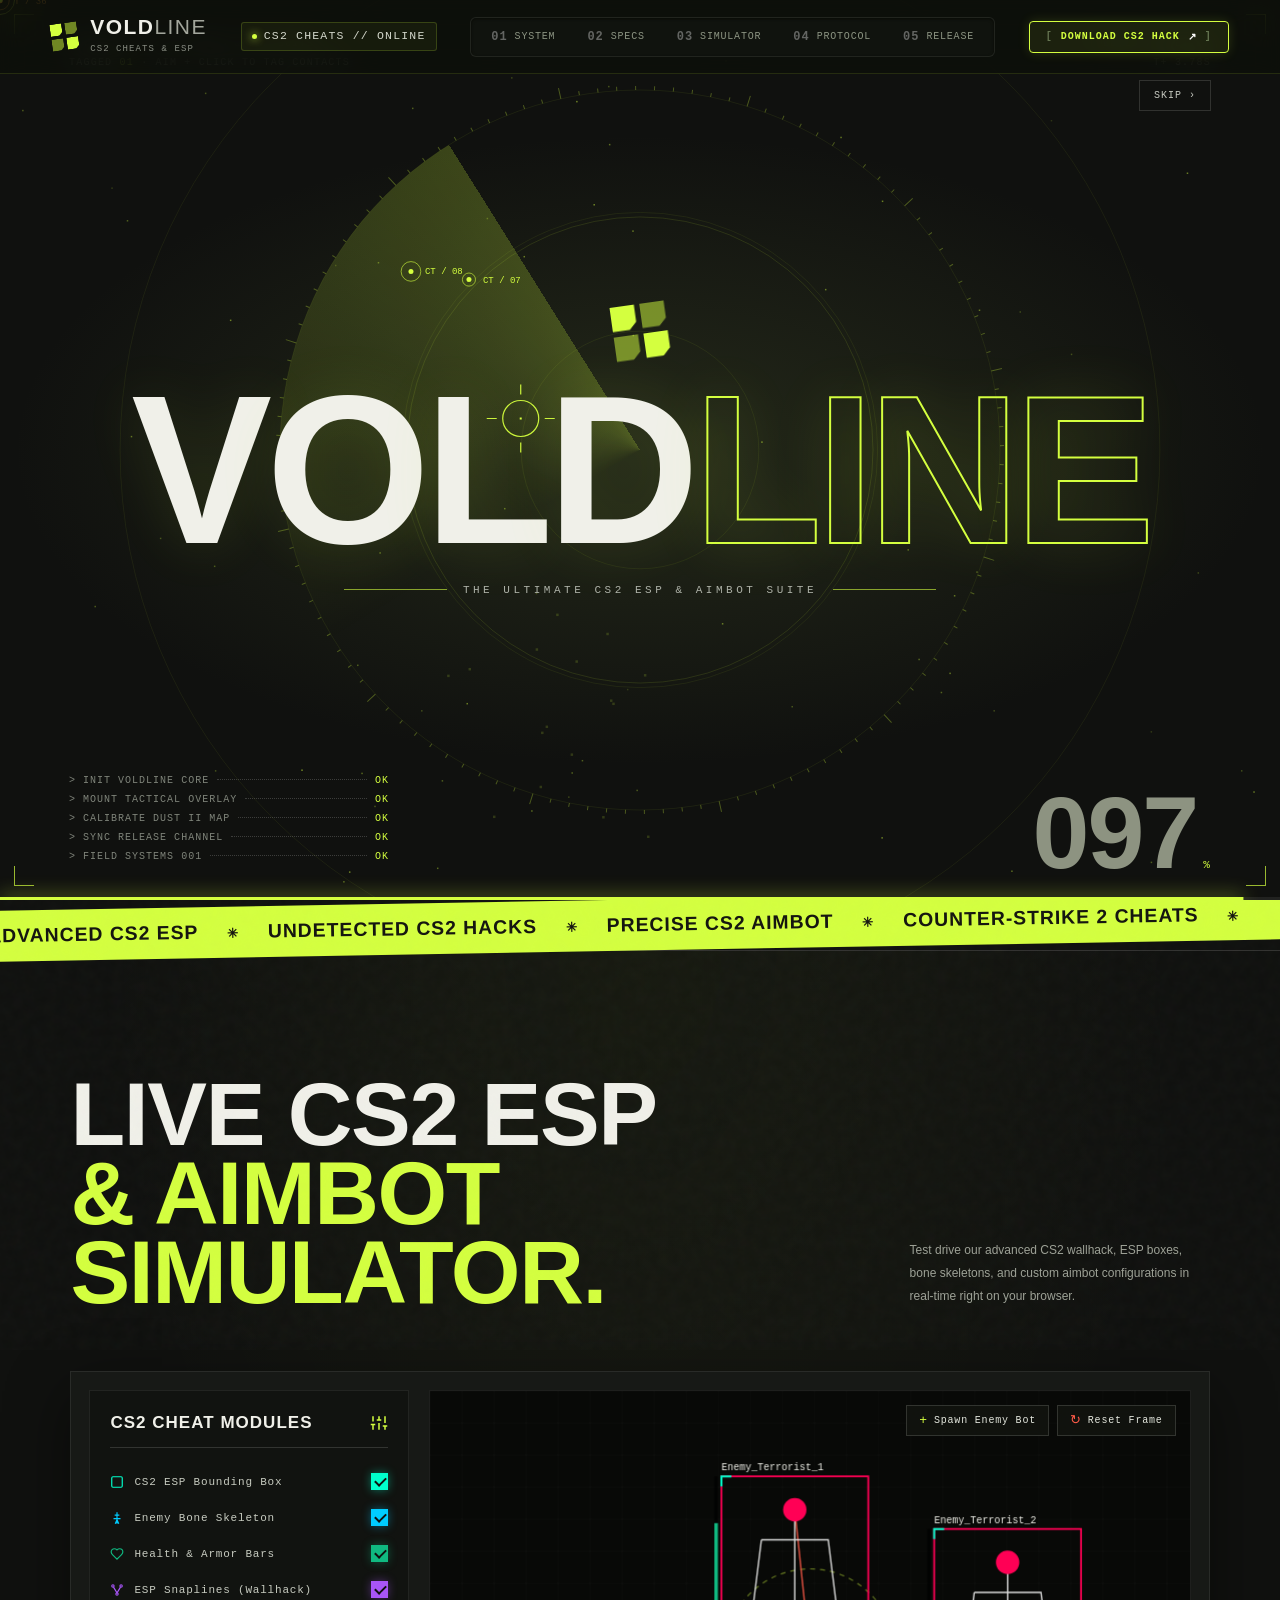
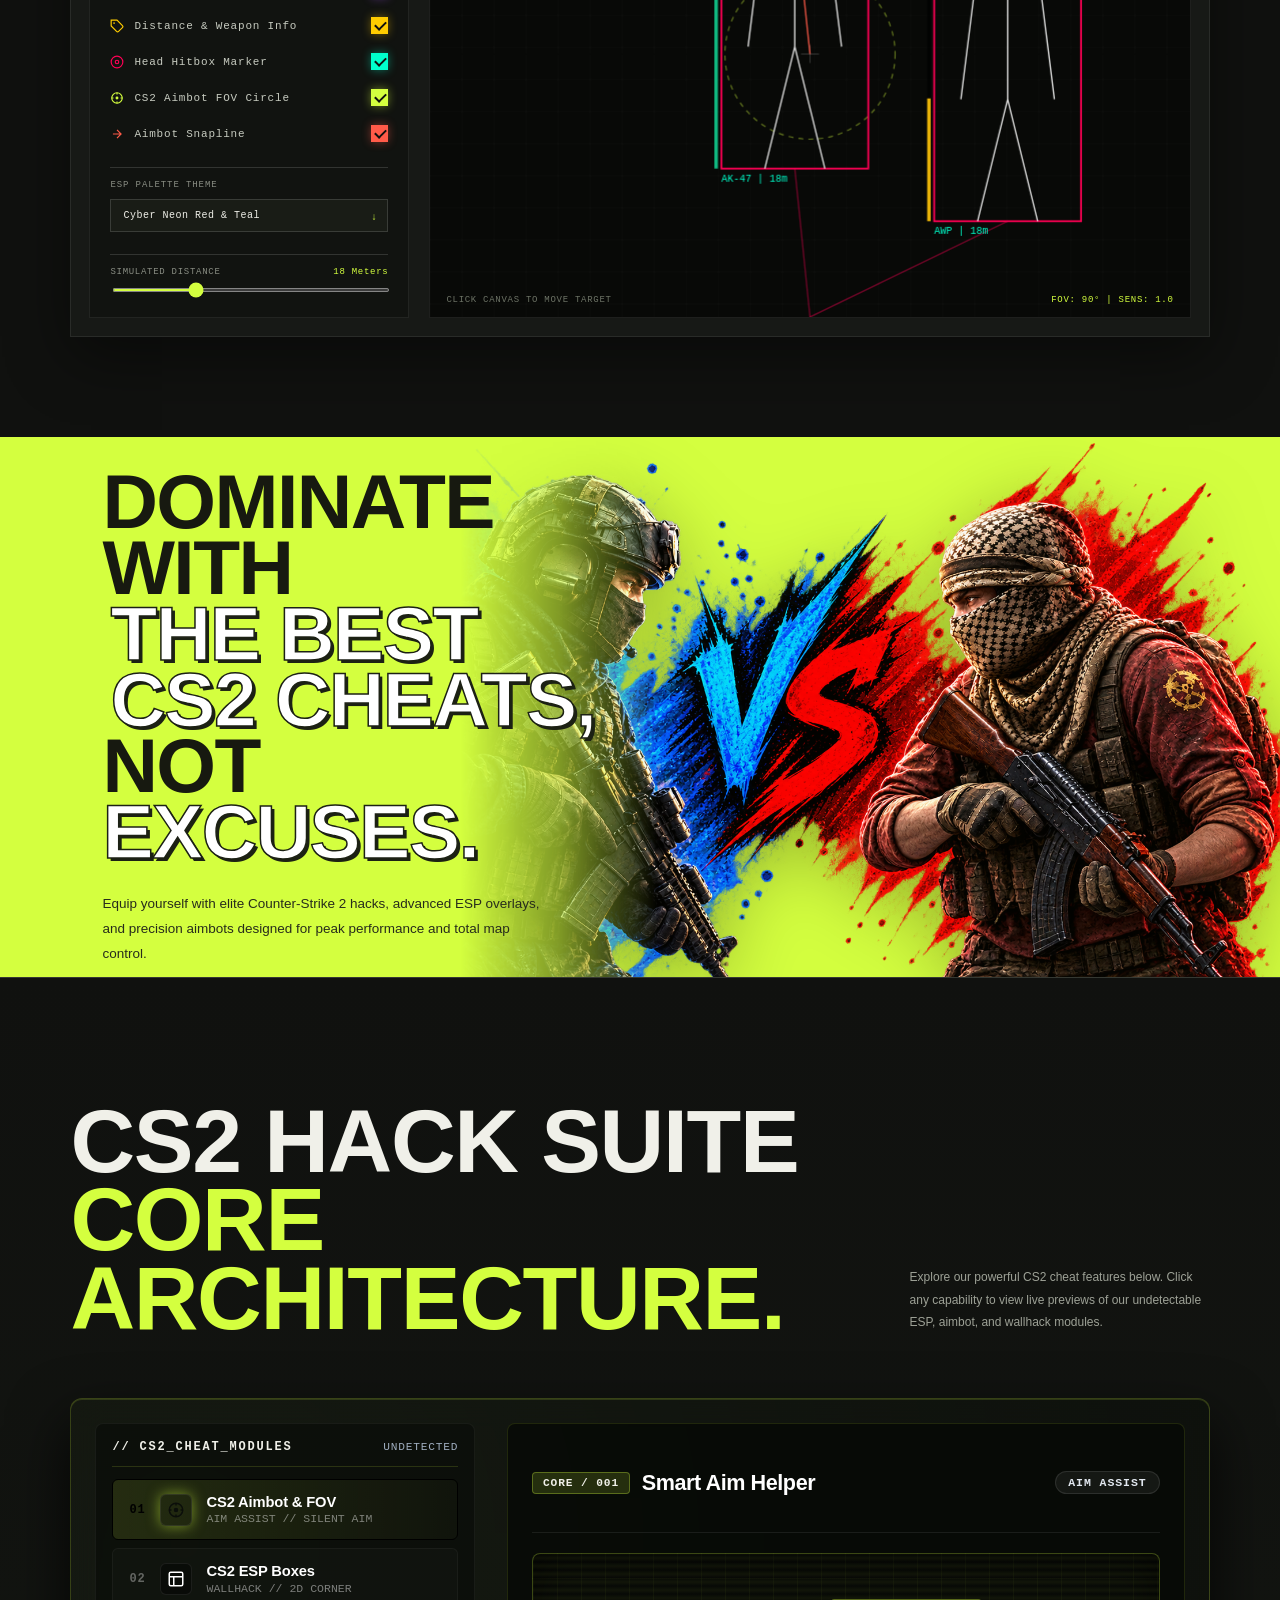
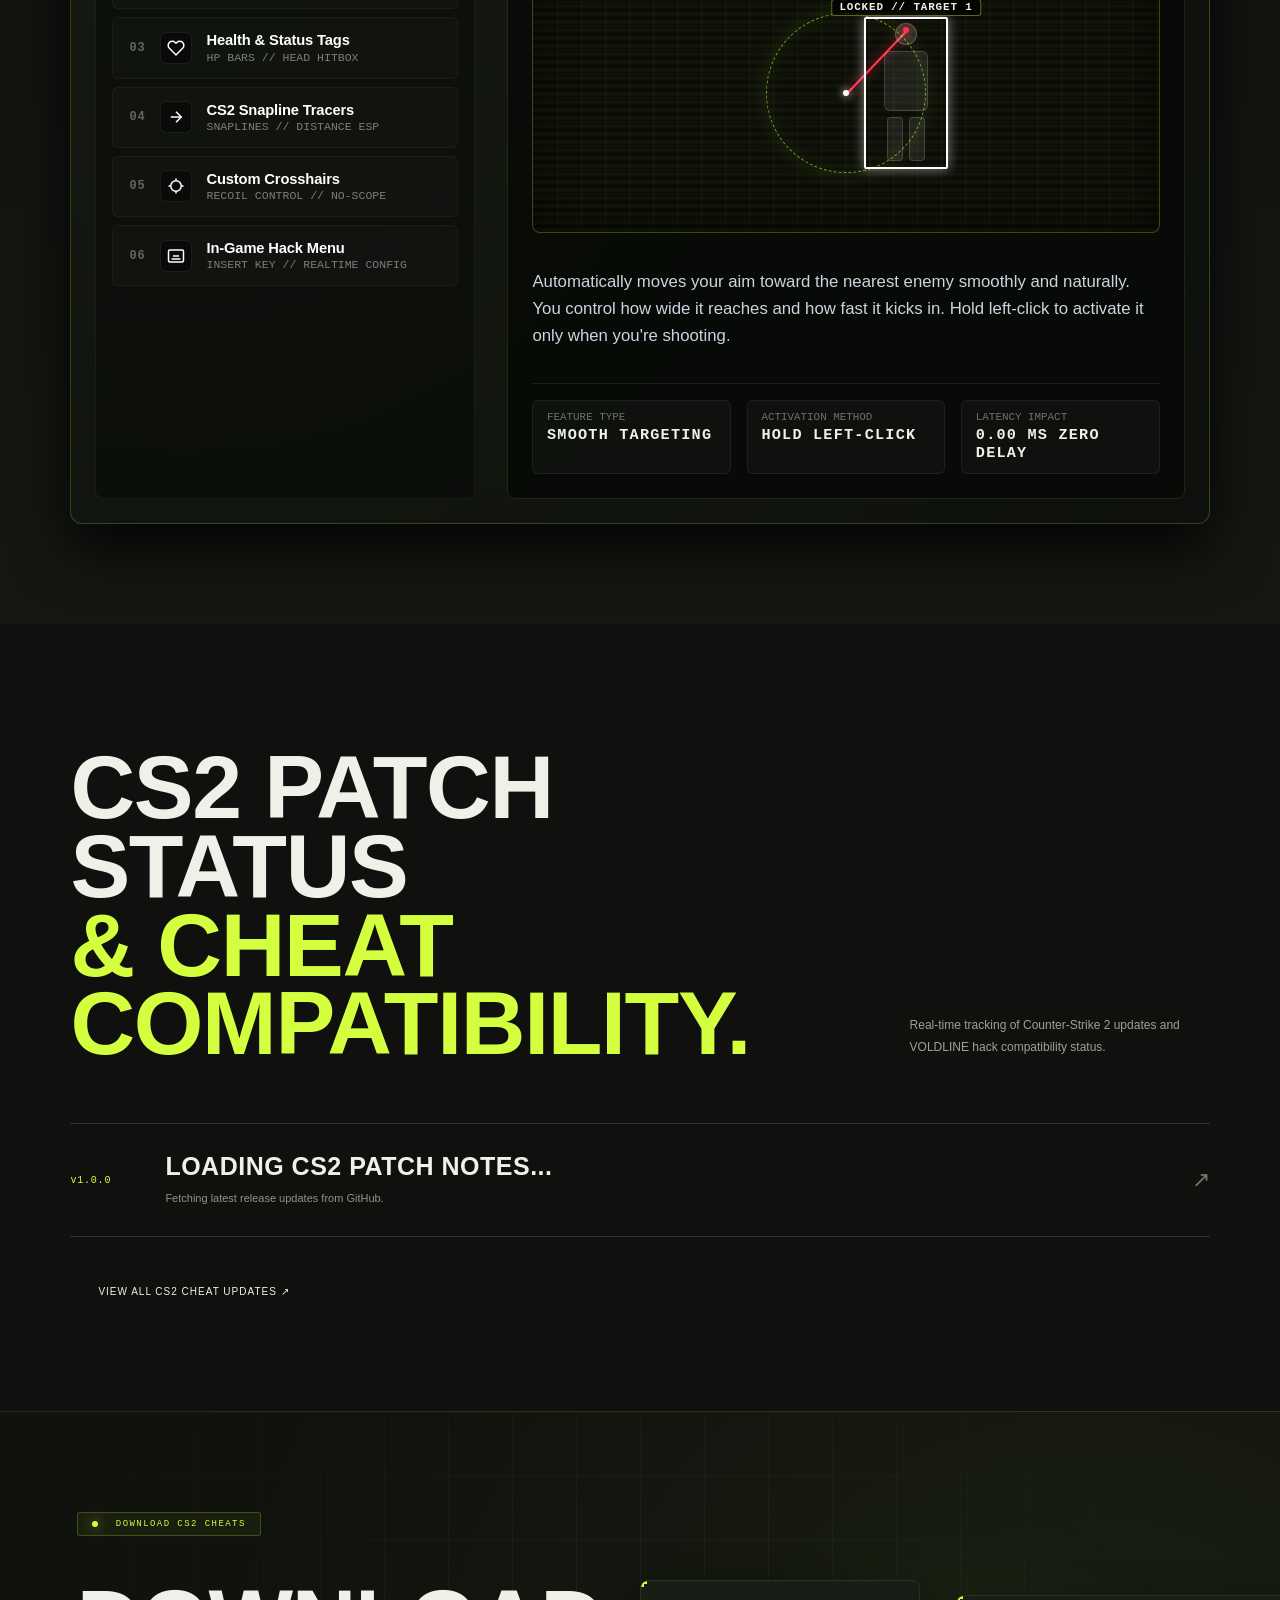
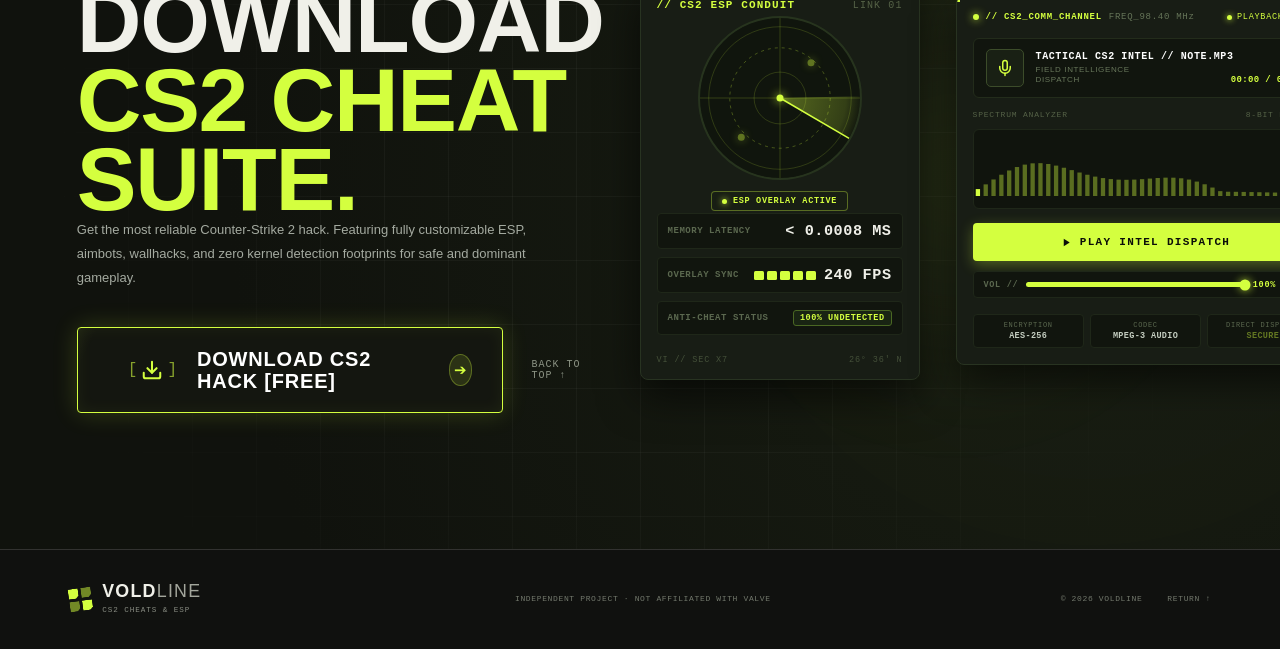
<file: index.html>
<!doctype html>
<html lang="en">

<head>
  <script async src="https://www.googletagmanager.com/gtm.js?id=GTM-5RTLWQ46"></script>
  <script>
    window.dataLayer = window.dataLayer || [];
    function gtag(){dataLayer.push(arguments);}
    gtag('js', new Date());
  </script>
  <meta charset="utf-8">
  <meta name="viewport" content="width=device-width, initial-scale=1">
  <meta name="theme-color" content="#10110f">

  <!-- Primary Meta Tags (Targeting CS2 Cheats, ESP, Hacks & Aimbots) -->
  <title>VOLDLINE — Best Free CS2 Cheats, ESP, Aimbot & Hacks for Counter-Strike 2</title>
  <meta name="title" content="VOLDLINE — Best Free CS2 Cheats, ESP, Aimbot & Hacks for Counter-Strike 2">
  <meta name="description"
    content="Download the ultimate CS2 cheat suite featuring advanced ESP boxes, bone skeletons, customizable aimbots, wallhacks, and triggerbots for Counter-Strike 2. Undetected & match-ready.">
  <meta name="keywords"
    content="cs2 cheats, cs2 esp, cs2 hack, cs2 aimbot, counter-strike 2 cheats, cs2 wallhack, free cs2 hack, cs2 triggerbot, voldline cs2, cs2 overlay hack">
  <meta name="robots" content="index, follow, max-snippet:-1, max-image-preview:large, max-video-preview:-1">
  <meta name="author" content="VOLDLINE Field Systems">
  <link rel="canonical" href="./">

  <!-- Open Graph / Facebook -->
  <meta property="og:type" content="website">
  <meta property="og:title" content="VOLDLINE — Best Free CS2 Cheats, ESP, Aimbot & Hacks">
  <meta property="og:description"
    content="Dominate Counter-Strike 2 with undetected CS2 cheats, ESP boxes, aimbots, and custom overlay tools.">
  <meta property="og:image" content="images/icon/VOLD LINE Icon.png">

  <!-- Twitter Meta Tags -->
  <meta name="twitter:card" content="summary_large_image">
  <meta name="twitter:title" content="VOLDLINE — Best Free CS2 Cheats, ESP, Aimbot & Hacks">
  <meta name="twitter:description"
    content="Dominate Counter-Strike 2 with undetected CS2 cheats, ESP boxes, aimbots, and custom overlay tools.">
  <meta name="twitter:image" content="images/icon/VOLD LINE Icon.png">

  <!-- Favicons and Touch Icons -->
  <link rel="icon" type="image/x-icon" href="images/icon/32x32o.ico" sizes="32x32">
  <link rel="icon" type="image/x-icon" href="images/icon/16x16.ico" sizes="16x16">
  <link rel="icon" type="image/x-icon" href="images/icon/48x48.ico" sizes="48x48">
  <link rel="icon" type="image/x-icon" href="images/icon/64x64.ico" sizes="64x64">
  <link rel="icon" type="image/x-icon" href="images/icon/128x128.ico" sizes="128x128">
  <link rel="icon" type="image/x-icon" href="images/icon/256x256.ico" sizes="256x256">
  <link rel="icon" type="image/x-icon" href="images/icon/512x512.ico" sizes="512x512">
  <link rel="apple-touch-icon" href="images/icon/VOLD LINE Icon.png">
  <link rel="shortcut icon" href="images/icon/32x32o.ico">

  <!-- Structured Data (JSON-LD) for Search Engine Rich Snippets -->
  <script type="application/ld+json">
  {
    "@context": "https://schema.org",
    "@type": "SoftwareApplication",
    "name": "VOLDLINE CS2 Cheats & ESP Suite",
    "operatingSystem": "Windows 10, Windows 11 x64",
    "applicationCategory": "GameApplication, UtilityApplication",
    "description": "Advanced Counter-Strike 2 cheat utility featuring high-performance ESP boxes, aimbots, bone skeletons, and real-time overlays.",
    "softwareVersion": "1.0.0",
    "offers": {
      "@type": "Offer",
      "price": "0",
      "priceCurrency": "USD"
    },
    "publisher": {
      "@type": "Organization",
      "name": "VOLDLINE Field Systems"
    }
  }
  </script>

  <meta http-equiv="X-Content-Type-Options" content="nosniff">
  <meta http-equiv="Referrer-Policy" content="strict-origin-when-cross-origin">
  <meta http-equiv="Permissions-Policy" content="camera=(), microphone=(), geolocation=(), payment=(), usb=()">
  <meta http-equiv="Content-Security-Policy"
    content="default-src 'self'; script-src 'self' 'unsafe-inline' https://www.googletagmanager.com; style-src 'self' 'unsafe-inline' https://fonts.googleapis.com; font-src 'self' https://fonts.gstatic.com data:; img-src 'self' data: https:; media-src 'self' blob:; connect-src 'self' https://api.github.com https://raw.githubusercontent.com https://www.google-analytics.com https://*.google-analytics.com https://*.analytics.google.com https://*.googletagmanager.com; object-src 'none'; base-uri 'self'; form-action 'self'; frame-ancestors 'none';">

  <link rel="preconnect" href="https://fonts.googleapis.com">
  <link rel="preconnect" href="https://fonts.gstatic.com" crossorigin>
  <link
    href="https://fonts.googleapis.com/css2?family=Barlow+Condensed:wght@500;600;700;800;900&family=DM+Mono:wght@400;500&family=Manrope:wght@400;500;600;700;800&display=swap"
    rel="stylesheet">
  <link rel="stylesheet" href="style.css">
  <noscript>
    <style>
      #splash {
        display: none !important
      }
    </style>
  </noscript>
</head>

<body>
  <div id="splash" role="dialog" aria-label="Loading VOLDLINE CS2 Cheat">
    <div class="sp-panel sp-top"></div>
    <div class="sp-panel sp-bot"></div>
    <canvas id="sp-canvas"></canvas>
    <div class="sp-ui">
      <div class="sp-frame"></div>
      <div class="sp-hud sp-tl">VOLDLINE // CS2 CHEATS & ESP SUITE<br>TAGGED <b id="sp-tag">00</b> · <span
          class="sp-hint">AIM +
          CLICK TO TAG CONTACTS</span></div>
      <div class="sp-hud sp-tr">BUILD / PREVIEW<br>T+ <span id="sp-clock">0.00</span>S<br><button class="sp-skip"
          type="button" id="sp-skip">SKIP ›</button></div>
      <div class="sp-center">
        <div class="sp-mark"><i></i><i></i><i></i><i></i></div>
        <div class="sp-word" role="img" aria-label="VOLDLINE CS2 HACKS"></div>
        <div class="sp-sub">THE ULTIMATE CS2 ESP & AIMBOT SUITE</div>
      </div>
      <div class="sp-hud sp-bl">
        <div class="sp-log" id="sp-log"></div>
      </div>
      <div class="sp-hud sp-br">
        <div class="sp-pct"><span id="sp-pct">000</span><small>%</small></div>
      </div>
      <div class="sp-enter"><span>PRESS ANY KEY · CLICK TO ENTER</span><b></b></div>
      <div class="sp-bar"><i id="sp-bari"></i></div>
    </div>
    <div class="sp-flash"></div>
  </div>

  <div class="grain" aria-hidden="true"></div>
  <div class="cursor-dot" aria-hidden="true"></div>
  <div class="cursor-ring" aria-hidden="true"></div>

  <header class="topbar">
    <div class="topbar-inner">
      <a class="brand" href="#top" aria-label="VOLDLINE home">
        <span class="brand-mark"><i></i><i></i><i></i><i></i></span>
        <span>VOLD<span class="brand-light">LINE</span><small>CS2 CHEATS & ESP</small></span>
      </a>

      <div class="topbar-status mono">
        <span class="status-pulse-dot"></span>
        <span class="status-text">CS2 CHEATS // ONLINE</span>
      </div>

      <nav class="nav">
        <div class="nav-track">
          <a href="#system" class="nav-item"><span class="nav-idx mono">01</span><span>SYSTEM</span></a>
          <a href="#architecture" class="nav-item"><span class="nav-idx mono">02</span><span>SPECS</span></a>
          <a href="#simulator" class="nav-item"><span class="nav-idx mono">03</span><span>SIMULATOR</span></a>
          <a href="#protocol" class="nav-item"><span class="nav-idx mono">04</span><span>PROTOCOL</span></a>
          <a href="#release" class="nav-item"><span class="nav-idx mono">05</span><span>RELEASE</span></a>
        </div>
      </nav>

      <div class="topbar-actions">
        <a class="nav-cta magnetic" href="#release">
          <span class="cta-bracket">[</span>
          <span class="cta-text">DOWNLOAD CS2 HACK</span>
          <span class="cta-arrow">↗</span>
          <span class="cta-bracket">]</span>
        </a>
        <button class="menu-toggle" aria-label="Toggle navigation"><span></span><span></span><span></span></button>
      </div>
    </div>
  </header>

  <main id="top">
    <section class="hero">
      <div class="hero-grid"></div>
      <div class="hero-meta mono reveal"><span><b class="live-dot"></b> CS2 CHEAT ONLINE</span>
        <span>UNDETECTED ESP & AIMBOT</span>
      </div>

      <div class="hero-copy">
        <p class="eyebrow reveal"><span class="eyebrow-line"></span> ADVANCED COUNTER-STRIKE 2 HACKS</p>
        <h1 class="hero-title reveal"><span>DOMINATE</span><span class="title-second">WITH <em>CS2 CHEATS.</em></span>
        </h1>
        <div class="hero-bottom reveal">
          <p class="hero-description">Get the edge with the ultimate Counter-Strike 2 hack suite. Featuring
            high-performance CS2 ESP, aimbots, wallhacks, and sub-tick precision.</p>
          <a href="#system" class="round-link"
            aria-label="Explore CS2 features"><span>EXPLORE<br>FEATURES</span><b>↓</b></a>
        </div>
      </div>

      <!-- 3D Tactical CS2 Dust II Interactive Isometric Map -->
      <div class="hero-art map-isometric-container" id="hero-map-widget"
        aria-label="CS2 Dust II ESP Tactical Overview Map">
        <!-- Top Tech Metadata -->
        <div class="map-hud-top mono">
          <span class="map-stat-blips"><b class="live-dot-yellow"></b> FIG. 01 // <strong class="blip-count-num"
              id="blip-count-num">7</strong> CS2 ESP BLIPS</span>
          <span class="map-stat-interact">CLICK TO PING / DRAG BLIPS</span>
        </div>

        <!-- 3D Isometric Canvas Viewport -->
        <div class="isometric-viewport">
          <canvas id="map-3d-canvas" class="map-canvas"></canvas>
          <div id="map-html-labels" class="map-labels-layer"></div>
        </div>

        <!-- Bottom Tech Telemetry & Coordinates -->
        <div class="map-hud-bottom mono">
          <div class="map-hud-stat-box">
            <span class="hud-tag">AIMBOT SYNC</span>
            <span class="hud-val">ACTIVE [<strong class="sync-ms" id="sync-val">0.8ms</strong>]</span>
            <span class="hud-bars"><i></i><i></i><i></i><i></i><i></i></span>
          </div>
          <div class="map-hud-coords">
            <div>X: <span id="coord-x">80.65</span></div>
            <div>Y: <span id="coord-y">81.92</span></div>
            <div>Z: <span id="coord-z">008.4</span></div>
          </div>
        </div>

        <!-- Watermark / Technical Stamp -->
        <div class="map-zoom-tip mono">CS2 DUST II ESP HACK OVERVIEW <span>—</span> VOL. 01</div>
      </div>
      <div class="vertical-label mono">BEST CS2 HACKS & CHEATS <span>—</span> VOL. 01</div>
      <div class="hero-foot mono"><span>UNDETECTED CS2 ESP & AIMBOT.</span><span>SCROLL TO DECODE ↓</span></div>
    </section>

    <section class="ticker" aria-label="Product principles">
      <div class="ticker-track">
        <span>ADVANCED CS2 ESP <b>✳</b> UNDETECTED CS2 HACKS <b>✳</b> PRECISE CS2 AIMBOT <b>✳</b> COUNTER-STRIKE 2
          CHEATS <b>✳</b></span>
        <span aria-hidden="true">ADVANCED CS2 ESP <b>✳</b> UNDETECTED CS2 HACKS <b>✳</b> PRECISE CS2 AIMBOT <b>✳</b>
          COUNTER-STRIKE 2 CHEATS <b>✳</b></span>
      </div>
    </section>

    <!-- Interactive ESP Simulator Section -->
    <section class="simulator-section section-pad" id="simulator">
      <div class="section-heading reveal">
        <div>
          <h2>LIVE CS2 ESP<br><em>&amp; AIMBOT SIMULATOR.</em></h2>
        </div>
        <p class="section-intro">Test drive our advanced CS2 wallhack, ESP boxes, bone skeletons, and custom aimbot
          configurations in real-time right on your browser.</p>
      </div>

      <div class="sim-wrapper reveal">
        <!-- Control Toggles Panel -->
        <aside class="sim-controls">
          <div class="sim-panel-head">
            <span class="sim-panel-title">CS2 CHEAT MODULES</span>
            <span class="sim-panel-icon" aria-hidden="true">
              <svg width="18" height="18" viewBox="0 0 24 24" fill="none" stroke="currentColor" stroke-width="2">
                <path d="M4 21v-7M4 10V3M12 21v-9M12 8V3M20 21v-5M20 12V3M1 14h6M9 8h6M17 16h6" />
              </svg>
            </span>
          </div>

          <div class="sim-toggles-list mono">
            <!-- 1. Bounding Box -->
            <label class="sim-toggle-row" for="toggle-box">
              <span class="sim-toggle-label">
                <svg class="toggle-ic box-ic" width="14" height="14" viewBox="0 0 24 24" fill="none"
                  stroke="currentColor" stroke-width="2">
                  <rect x="3" y="3" width="18" height="18" rx="2" />
                </svg>
                CS2 ESP Bounding Box
              </span>
              <input type="checkbox" id="toggle-box" checked class="sim-checkbox">
              <span class="sim-custom-check"></span>
            </label>

            <!-- 2. Bone Skeleton -->
            <label class="sim-toggle-row" for="toggle-skeleton">
              <span class="sim-toggle-label">
                <svg class="toggle-ic skel-ic" width="14" height="14" viewBox="0 0 24 24" fill="none"
                  stroke="currentColor" stroke-width="2">
                  <path d="M12 2v20M8 7l8 0M6 13l12 0M9 22l3-7 3 7" />
                </svg>
                Enemy Bone Skeleton
              </span>
              <input type="checkbox" id="toggle-skeleton" checked class="sim-checkbox">
              <span class="sim-custom-check check-cyan"></span>
            </label>

            <!-- 3. Health & Armor Bar -->
            <label class="sim-toggle-row" for="toggle-health">
              <span class="sim-toggle-label">
                <svg class="toggle-ic health-ic" width="14" height="14" viewBox="0 0 24 24" fill="none"
                  stroke="currentColor" stroke-width="2">
                  <path
                    d="M19 14c1.49-1.46 3-3.21 3-5.5A5.5 5.5 0 0 0 16.5 3c-1.76 0-3 .5-4.5 2-1.5-1.5-2.74-2-4.5-2A5.5 5.5 0 0 0 2 8.5c0 2.3 1.5 4.05 3 5.5l7 7Z" />
                </svg>
                Health &amp; Armor Bars
              </span>
              <input type="checkbox" id="toggle-health" checked class="sim-checkbox">
              <span class="sim-custom-check check-emerald"></span>
            </label>

            <!-- 4. Target Snaplines -->
            <label class="sim-toggle-row" for="toggle-snaplines">
              <span class="sim-toggle-label">
                <svg class="toggle-ic snap-ic" width="14" height="14" viewBox="0 0 24 24" fill="none"
                  stroke="currentColor" stroke-width="2">
                  <circle cx="12" cy="19" r="2" />
                  <circle cx="5" cy="5" r="2" />
                  <circle cx="19" cy="5" r="2" />
                  <path d="m12 17-6-10M12 17l6-10" />
                </svg>
                ESP Snaplines (Wallhack)
              </span>
              <input type="checkbox" id="toggle-snaplines" checked class="sim-checkbox">
              <span class="sim-custom-check check-purple"></span>
            </label>

            <!-- 5. Distance & Weapons -->
            <label class="sim-toggle-row" for="toggle-info">
              <span class="sim-toggle-label">
                <svg class="toggle-ic tag-ic" width="14" height="14" viewBox="0 0 24 24" fill="none"
                  stroke="currentColor" stroke-width="2">
                  <path d="M12 2H2v10l9.29 9.29c.94.94 2.48.94 3.42 0l6.58-6.58c.94-.94.94-2.48 0-3.42L12 2Z" />
                  <circle cx="7" cy="7" r=".5" fill="currentColor" />
                </svg>
                Distance &amp; Weapon Info
              </span>
              <input type="checkbox" id="toggle-info" checked class="sim-checkbox">
              <span class="sim-custom-check check-yellow"></span>
            </label>

            <!-- 6. Head Hitbox Circle -->
            <label class="sim-toggle-row" for="toggle-head">
              <span class="sim-toggle-label">
                <svg class="toggle-ic head-ic" width="14" height="14" viewBox="0 0 24 24" fill="none"
                  stroke="currentColor" stroke-width="2">
                  <circle cx="12" cy="12" r="10" />
                  <circle cx="12" cy="12" r="3" />
                </svg>
                Head Hitbox Marker
              </span>
              <input type="checkbox" id="toggle-head" checked class="sim-checkbox">
              <span class="sim-custom-check check-"></span>
            </label>

            <!-- 7. Aim Assist / FOV -->
            <label class="sim-toggle-row" for="toggle-aimbot">
              <span class="sim-toggle-label">
                <svg class="toggle-ic aim-ic" width="14" height="14" viewBox="0 0 24 24" fill="none"
                  stroke="currentColor" stroke-width="2">
                  <circle cx="12" cy="12" r="9" />
                  <path d="M12 3v3m0 12v3M3 12h3m12 0h3" />
                  <circle cx="12" cy="12" r="1.5" fill="currentColor" />
                </svg>
                CS2 Aimbot FOV Circle
              </span>
              <input type="checkbox" id="toggle-aimbot" checked class="sim-checkbox">
              <span class="sim-custom-check check-lime"></span>
            </label>

            <!-- 8. Target Aim Snapline -->
            <label class="sim-toggle-row" for="toggle-aimline">
              <span class="sim-toggle-label">
                <svg class="toggle-ic aimline-ic" width="14" height="14" viewBox="0 0 24 24" fill="none"
                  stroke="currentColor" stroke-width="2">
                  <path d="M5 12h14M12 5l7 7-7 7" />
                </svg>
                Aimbot Snapline
              </span>
              <input type="checkbox" id="toggle-aimline" checked class="sim-checkbox">
              <span class="sim-custom-check check-orange"></span>
            </label>
          </div>

          <div class="sim-field-group">
            <label class="sim-field-label mono" for="color-theme-select">ESP PALETTE THEME</label>
            <div class="sim-select-wrap">
              <select id="color-theme-select" class="sim-select mono">
                <option value="neon">Cyber Neon Red & Teal</option>
                <option value="acid">Voldline Acid & Monochrome</option>
                <option value="classic">Classic Counter-Strike Amber</option>
                <option value="violet">Tactical Ultra Violet</option>
              </select>
              <span class="sim-select-arrow">↓</span>
            </div>
          </div>

          <div class="sim-field-group">
            <div class="sim-slider-head mono">
              <span>SIMULATED DISTANCE</span>
              <span id="distance-val" class="sim-slider-val">18 Meters</span>
            </div>
            <input type="range" id="distance-slider" min="5" max="50" value="18" class="sim-slider">
          </div>
        </aside>

        <!-- Right: Canvas Viewport -->
        <div class="sim-viewport-card">
          <canvas id="esp-canvas" class="sim-canvas"></canvas>

          <!-- Top Toolbar -->
          <div class="sim-viewport-tools mono">
            <button id="btn-spawn-target" class="sim-btn sim-btn-outline" type="button">
              <span>+</span> Spawn Enemy Bot
            </button>
            <button id="btn-clear-target" class="sim-btn sim-btn-outline" type="button">
              <span class="btn-rotate">↻</span> Reset Frame
            </button>
          </div>

          <!-- Bottom Telemetry HUD Bar -->
          <div class="sim-viewport-foot mono">
            <span class="sim-foot-hint">CLICK CANVAS TO MOVE TARGET</span>
            <span class="sim-foot-status">FOV: 90° | SENS: 1.0</span>
          </div>
        </div>
      </div>
    </section>

    <section class="manifesto">
      <div class="manifesto-container">
        <div class="manifesto-inner reveal">
          <h2>
            DOMINATE WITH<br>
            <span class="highlight-skills">THE BEST CS2 CHEATS,</span><br>
            <span class="highlight-not">NOT</span> <em>EXCUSES.</em>
          </h2>

          <p class="manifesto-philosophy">
            Equip yourself with elite Counter-Strike 2 hacks, advanced ESP overlays, and precision aimbots designed for
            peak performance and total map control.
          </p>
        </div>
        <div class="manifesto-art-wrap reveal">
          <img src="images/ctvst.png" alt="Counter-Strike 2 CT vs T Tactical Battle with CS2 ESP and Aimbot"
            class="manifesto-img">
        </div>
      </div>
    </section>

    <!-- CHEAT Codebase Architecture & Technical Features -->
    <section class="cheat-features section-pad" id="architecture">
      <div class="section-heading reveal">
        <div>
          <h2>CS2 HACK SUITE<br><em>CORE ARCHITECTURE.</em></h2>
        </div>
        <p class="section-intro">Explore our powerful CS2 cheat features below. Click any capability to view live
          previews of our undetectable ESP, aimbot, and wallhack modules.</p>
      </div>

      <!-- TACTICAL INTERACTIVE HUD CONSOLE -->
      <div class="tactical-console reveal">
        <!-- Console Left: Feature Navigation Selector -->
        <div class="console-nav-panel">
          <div class="console-panel-header mono">
            <span class="console-tag">// CS2_CHEAT_MODULES</span>
            <div class="console-status-led">
              <span class="led-dot"></span>
              <span>UNDETECTED</span>
            </div>
          </div>
          <div class="console-items-list" role="tablist">
            <!-- Item 1 -->
            <button class="console-nav-item active" data-feature="aim" type="button">
              <span class="nav-idx mono">01</span>
              <div class="nav-icon">
                <svg width="18" height="18" viewBox="0 0 24 24" fill="none" stroke="currentColor" stroke-width="2">
                  <circle cx="12" cy="12" r="9" />
                  <path d="M12 3v3m0 12v3M3 12h3m12 0h3" />
                  <circle cx="12" cy="12" r="2" fill="currentColor" />
                </svg>
              </div>
              <div class="nav-info">
                <span class="nav-title">CS2 Aimbot &amp; FOV</span>
                <span class="nav-sub">AIM ASSIST // SILENT AIM</span>
              </div>
            </button>

            <!-- Item 2 -->
            <button class="console-nav-item" data-feature="boxes" type="button">
              <span class="nav-idx mono">02</span>
              <div class="nav-icon">
                <svg width="18" height="18" viewBox="0 0 24 24" fill="none" stroke="currentColor" stroke-width="2">
                  <rect x="3" y="3" width="18" height="18" rx="2" />
                  <path d="M3 9h18M9 21V9" />
                </svg>
              </div>
              <div class="nav-info">
                <span class="nav-title">CS2 ESP Boxes</span>
                <span class="nav-sub">WALLHACK // 2D CORNER</span>
              </div>
            </button>

            <!-- Item 3 -->
            <button class="console-nav-item" data-feature="health" type="button">
              <span class="nav-idx mono">03</span>
              <div class="nav-icon">
                <svg width="18" height="18" viewBox="0 0 24 24" fill="none" stroke="currentColor" stroke-width="2">
                  <path
                    d="M20.84 4.61a5.5 5.5 0 0 0-7.78 0L12 5.67l-1.06-1.06a5.5 5.5 0 0 0-7.78 7.78l1.06 1.06L12 21.23l7.78-7.78 1.06-1.06a5.5 5.5 0 0 0 0-7.78z" />
                </svg>
              </div>
              <div class="nav-info">
                <span class="nav-title">Health &amp; Status Tags</span>
                <span class="nav-sub">HP BARS // HEAD HITBOX</span>
              </div>
            </button>

            <!-- Item 4 -->
            <button class="console-nav-item" data-feature="tracers" type="button">
              <span class="nav-idx mono">04</span>
              <div class="nav-icon">
                <svg width="18" height="18" viewBox="0 0 24 24" fill="none" stroke="currentColor" stroke-width="2">
                  <line x1="5" y1="12" x2="19" y2="12" />
                  <polyline points="12 5 19 12 12 19" />
                </svg>
              </div>
              <div class="nav-info">
                <span class="nav-title">CS2 Snapline Tracers</span>
                <span class="nav-sub">SNAPLINES // DISTANCE ESP</span>
              </div>
            </button>

            <!-- Item 5 -->
            <button class="console-nav-item" data-feature="crosshair" type="button">
              <span class="nav-idx mono">05</span>
              <div class="nav-icon">
                <svg width="18" height="18" viewBox="0 0 24 24" fill="none" stroke="currentColor" stroke-width="2">
                  <circle cx="12" cy="12" r="7" />
                  <path d="M12 2v3M12 19v3M2 12h3M19 12h3" />
                </svg>
              </div>
              <div class="nav-info">
                <span class="nav-title">Custom Crosshairs</span>
                <span class="nav-sub">RECOIL CONTROL // NO-SCOPE</span>
              </div>
            </button>

            <!-- Item 6 -->
            <button class="console-nav-item" data-feature="menu" type="button">
              <span class="nav-idx mono">06</span>
              <div class="nav-icon">
                <svg width="18" height="18" viewBox="0 0 24 24" fill="none" stroke="currentColor" stroke-width="2">
                  <rect x="2" y="4" width="20" height="16" rx="2" />
                  <path d="M6 8h.01M10 8h.01M14 8h.01M18 8h.01M8 12h8M6 16h12" />
                </svg>
              </div>
              <div class="nav-info">
                <span class="nav-title">In-Game Hack Menu</span>
                <span class="nav-sub">INSERT KEY // REALTIME CONFIG</span>
              </div>
            </button>
          </div>
        </div>

        <!-- Console Right: Interactive Live Tactical Display Stage -->
        <div class="console-display-stage">
          <div class="console-stage-header">
            <div class="stage-title-wrap">
              <span class="stage-core-badge mono" id="stageBadge">CS2 / AIMBOT</span>
              <h3 class="stage-main-title" id="stageTitle">Advanced CS2 Aimbot</h3>
            </div>
            <span class="stage-badge-pill mono" id="stageCategory">AIM ASSIST</span>
          </div>

          <!-- Dynamic Live HUD Simulation Viewport -->
          <div class="stage-hud-viewport" id="stageViewport">
            <div class="stage-scanline"></div>

            <!-- Tracer SVG -->
            <svg class="hud-tracer-svg" id="hudTracerSvg">
              <line id="hudTracerLine" class="hud-tracer-line" x1="0" y1="0" x2="0" y2="0" />
            </svg>

            <!-- FOV Circle -->
            <div class="hud-fov-circle" id="hudFovCircle"></div>

            <!-- Center Crosshair -->
            <div class="hud-center-crosshair" id="hudCenterCrosshair">
              <div class="cross-line-h"></div>
              <div class="cross-line-v"></div>
              <div class="cross-center-dot"></div>
            </div>

            <!-- Target Dummy Model -->
            <div class="hud-target-dummy" id="hudTargetDummy" style="transform: translate(60px, 0px);">
              <div class="target-model-box">
                <!-- Head -->
                <div class="target-head">
                  <div class="hud-head-dot" id="hudHeadDot"></div>
                </div>
                <!-- Torso -->
                <div class="target-torso"></div>
                <!-- Legs -->
                <div class="target-legs">
                  <span></span><span></span>
                </div>

                <!-- Overlays -->
                <div class="hud-esp-box" id="hudEspBox"></div>
                <div class="hud-health-bar-side" id="hudHealthBar">
                  <div class="hud-health-fill" id="hudHealthFill"></div>
                </div>
                <div class="hud-tag-hp mono" id="hudHpTag">100 HP // DUST II</div>
              </div>
            </div>

            <!-- In-game Menu Floating Mockup -->
            <div class="hud-menu-window" id="hudMenuWindow" style="display: none;">
              <div class="menu-win-titlebar mono">
                <span>VOLDLINE CS2 HACK MENU [INSERT]</span>
              </div>
              <div class="menu-win-row">
                <span>Aimbot Smoothing</span>
                <span style="color: var(--accent); font-weight: bold;">4.2x (Legit)</span>
              </div>
              <div class="menu-win-row">
                <span>Enemy ESP Boxes</span>
                <div class="menu-win-toggle"></div>
              </div>
              <div class="menu-win-row">
                <span>Health Numbers</span>
                <div class="menu-win-toggle"></div>
              </div>
              <div class="menu-win-row">
                <span>Target Snaplines</span>
                <div class="menu-win-toggle"></div>
              </div>
            </div>
          </div>

          <!-- Bottom Description & Tactical Metrics -->
          <div class="console-details-wrap">
            <p class="stage-desc-text" id="stageDesc">
              Our high-performance CS2 aimbot automatically locks onto visible targets with customizable smoothing and
              FOV constraints, giving you seamless aim assistance in every match.
            </p>

            <div class="stage-metrics-row">
              <div class="metric-pill">
                <span class="metric-label" id="metric1Label">FEATURE TYPE</span>
                <span class="metric-val mono" id="metric1Val">LEGIT AIMBOT</span>
              </div>
              <div class="metric-pill">
                <span class="metric-label" id="metric2Label">ACTIVATION METHOD</span>
                <span class="metric-val mono" id="metric2Val">HOLD MOUSE 1</span>
              </div>
              <div class="metric-pill">
                <span class="metric-label" id="metric3Label">DETECTION STATUS</span>
                <span class="metric-val mono" id="metric3Val">100% UNDETECTED</span>
              </div>
            </div>
          </div>
        </div>
      </div>
    </section>

    <section class="protocol section-pad" id="protocol">
      <div class="section-heading reveal">
        <div>
          <h2>CS2 PATCH STATUS<br><em>&amp; CHEAT COMPATIBILITY.</em></h2>
        </div>
        <p class="section-intro">Real-time tracking of Counter-Strike 2 updates and VOLDLINE hack compatibility status.
        </p>
      </div>

      <!-- Dynamic Version Logs Container -->
      <div class="protocol-list" id="versionLogsContainer" style="margin-top: 40px;">
        <div class="protocol-row reveal">
          <span class="protocol-no mono">v1.0.0</span>
          <div>
            <h3>LOADING CS2 PATCH NOTES...</h3>
            <p>Fetching latest release updates from GitHub.</p>
          </div>
          <span class="protocol-symbol">↗</span>
        </div>
      </div>

      <!-- View All Releases Redirect Button -->
      <div class="view-all-wrapper reveal">
        <a href="versions.html" class="button-primary view-all-btn">
          VIEW ALL CS2 CHEAT UPDATES <span>↗</span>
        </a>
      </div>
    </section>

    <section class="release" id="release">
      <div class="release-grid"></div>
      <div class="release-ambient-glow" aria-hidden="true"></div>

      <!-- Release Section Master Flex Layout -->
      <div class="release-flex-container">

        <!-- Column 1: Release Content & Download Action Deck -->
        <div class="release-content reveal">
          <div class="release-badge mono">
            <span class="live-dot"></span>
            <span>DOWNLOAD CS2 CHEATS
          </div>

          <h2 class="release-title">
            DOWNLOAD<br>
            <em>CS2 CHEAT SUITE.</em>
          </h2>

          <p class="release-desc">
            Get the most reliable Counter-Strike 2 hack. Featuring fully customizable ESP, aimbots, wallhacks, and zero
            kernel detection footprints for safe and dominant gameplay.
          </p>

          <!-- Dynamic Holographic Download Console -->
          <div class="download-deck-container">
            <button class="tactical-download-btn" id="tacticalDownloadBtn" type="button">
              <span class="btn-scanline" aria-hidden="true"></span>
              <span class="btn-glow-edge" aria-hidden="true"></span>

              <div class="btn-left-icon">
                <span class="btn-icon-brackets">[</span>
                <svg class="dl-svg-icon" viewBox="0 0 24 24" fill="none" stroke="currentColor" stroke-width="2.2"
                  stroke-linecap="round" stroke-linejoin="round">
                  <path d="M21 15v4a2 2 0 0 1-2 2H5a2 2 0 0 1-2-2v-4"></path>
                  <polyline points="7 10 12 15 17 10"></polyline>
                  <line x1="12" y1="15" x2="12" y2="3"></line>
                </svg>
                <span class="btn-icon-brackets">]</span>
              </div>

              <div class="btn-text-block">
                <span class="btn-label-primary">DOWNLOAD CS2 HACK [FREE]</span>
              </div>

              <div class="btn-right-arrow">
                <span class="arrow-symbol">➔</span>
              </div>
            </button>

            <a class="text-link release-top-link" href="#top">BACK TO TOP ↑</a>
          </div>

          <!-- Download Sequence HUD Overlay (Hidden until triggered) -->
          <div class="download-hud-terminal" id="downloadHudTerminal" aria-live="polite">
            <div class="terminal-header mono">
              <div class="terminal-dots">
                <span></span><span></span><span></span>
              </div>
              <span class="terminal-title">// CS2_CHEAT_DOWNLOAD_STREAM</span>
              <span class="terminal-status" id="terminalStatusText">AUTHENTICATING...</span>
            </div>

            <div class="terminal-body">
              <div class="terminal-progress-track">
                <div class="terminal-progress-bar" id="terminalProgressBar"></div>
                <div class="terminal-progress-glow" id="terminalProgressGlow"></div>
              </div>

              <div class="terminal-logs mono" id="terminalLogs">
                <div class="log-line">> INITIATING SECURE HANDSHAKE... [OK]</div>
              </div>

              <div class="terminal-metrics mono">
                <span>PROGRESS: <b id="terminalPct">0%</b></span>
                <span>RATE: <b id="terminalSpeed">48.2 MB/s</b></span>
                <span>STATE: <b id="terminalState">BUFFERING</b></span>
              </div>
            </div>
          </div>
        </div>

        <!-- Column 2: Tactical Center Telemetry Bridge & Live Kernel Pipeline Conduit -->
        <div class="release-center-conduit" id="releaseConduitCard">
          <div class="tactical-card conduit-card">
            <div class="card-corner-notch tl"></div>

            <!-- Card Header -->
            <div class="card-head mono">
              <span class="card-head-title">// CS2 ESP CONDUIT</span>
              <span class="card-head-sub">LINK 01</span>
            </div>

            <!-- Radar Display -->
            <div class="card-radar-section">
              <div class="conduit-radar-scope">
                <canvas id="conduitRadarCanvas" class="conduit-radar-canvas"></canvas>
                <div class="radar-hud-badge mono">
                  <span class="radar-dot"></span>
                  <span>ESP OVERLAY ACTIVE</span>
                </div>
              </div>
            </div>

            <!-- Metrics List -->
            <div class="card-metrics-section mono">
              <div class="card-metric-row">
                <span class="metric-key">MEMORY LATENCY</span>
                <span class="metric-val">&lt; 0.0008 MS</span>
              </div>
              <div class="card-metric-row">
                <span class="metric-key">OVERLAY SYNC</span>
                <div class="sync-fps-wrap">
                  <div class="sync-blocks">
                    <span class="active"></span>
                    <span class="active"></span>
                    <span class="active"></span>
                    <span class="active"></span>
                    <span class="active"></span>
                  </div>
                  <span class="metric-val">240 FPS</span>
                </div>
              </div>
              <div class="card-metric-row">
                <span class="metric-key">ANTI-CHEAT STATUS</span>
                <span class="metric-badge">100% UNDETECTED</span>
              </div>
            </div>

            <!-- Card Bottom Coordinates -->
            <div class="card-foot mono">
              <span>VI // SEC X7</span>
              <span>26° 36' N</span>
            </div>
          </div>
        </div>

        <!-- Column 3: Tactical Voice Transmission & Soundwave Decryption Deck -->
        <div class="release-audio-comm-wrap" id="releaseAudioComm">
          <div class="tactical-card audio-comm-box">
            <div class="card-corner-notch tl"></div>
            <div class="card-corner-notch br"></div>

            <!-- Card Tech Header -->
            <div class="comm-head mono">
              <div class="comm-channel">
                <span class="live-dot-green"></span>
                <span class="head-accent">// CS2_COMM_CHANNEL</span>
                <span class="head-freq">FREQ_98.40 MHz</span>
              </div>
              <div class="comm-rec-badge">
                <span class="rec-dot-yellow"></span>
                <span>PLAYBACK READY</span>
              </div>
            </div>

            <!-- Main Tactical Radio Display Area -->
            <div class="comm-screen">
              <div class="comm-avatar-row">
                <div class="comm-avatar">
                  <svg viewBox="0 0 24 24" fill="none" stroke="currentColor" stroke-width="2" stroke-linecap="round"
                    stroke-linejoin="round">
                    <path d="M12 2a3 3 0 0 0-3 3v7a3 3 0 0 0 6 0V5a3 3 0 0 0-3-3z"></path>
                    <path d="M19 10v2a7 7 0 0 1-14 0v-2"></path>
                    <line x1="12" y1="19" x2="12" y2="22"></line>
                  </svg>
                </div>

                <div class="comm-info">
                  <span class="comm-callsign mono">TACTICAL CS2 INTEL // NOTE.MP3</span>
                  <div class="comm-sub-row">
                    <span class="comm-desc">FIELD INTELLIGENCE<br>DISPATCH</span>
                    <div class="comm-status-row mono">
                      <span id="audioTrackStatus" style="display:none">STANDBY</span>
                      <span id="audioTimeDisplay">00:00 / 00:07</span>
                    </div>
                  </div>
                </div>
              </div>

              <!-- Spectrum Analyzer Header -->
              <div class="spectrum-header mono">
                <span>SPECTRUM ANALYZER</span>
                <span>8-BIT ENCODED</span>
              </div>

              <!-- Interactive Soundwave Visualizer Canvas -->
              <div class="comm-waveform-container">
                <canvas id="voiceVisualizerCanvas" class="voice-canvas"></canvas>
              </div>
            </div>

            <!-- Control Deck & Progress Bar -->
            <div class="comm-controls-deck">
              <!-- Play / Pause Button styled as vibrant solid green button -->
              <button class="comm-play-btn" id="audioPlayBtn" type="button" aria-label="Play transmission audio">
                <svg class="play-svg" id="playIconSvg" viewBox="0 0 24 24" fill="currentColor">
                  <polygon points="6 4 19 12 6 20 6 4"></polygon>
                </svg>
                <svg class="pause-svg" id="pauseIconSvg" viewBox="0 0 24 24" fill="currentColor" style="display: none;">
                  <rect x="6" y="4" width="4" height="16"></rect>
                  <rect x="14" y="4" width="4" height="16"></rect>
                </svg>
                <span id="playBtnText">PLAY INTEL DISPATCH</span>
              </button>

              <div class="comm-progress-bar-wrap" id="audioProgressWrap" style="display:none;">
                <div class="comm-progress-bar" id="audioProgressBar"></div>
                <div class="comm-progress-handle" id="audioProgressHandle"></div>
              </div>

              <!-- Volume Control Slider matching the screenshot -->
              <div class="comm-volume-row mono">
                <span class="vol-label">VOL //</span>
                <div class="vol-slider-track" id="volSliderTrack">
                  <div class="vol-slider-fill" id="volSliderFill" style="width: 100%;"></div>
                  <div class="vol-slider-thumb" id="volSliderThumb" style="left: 100%;"></div>
                </div>
                <span class="vol-val" id="volValText">100%</span>
                <span class="vol-icon-graphic">📊</span>
              </div>
            </div>

            <!-- Audio Element -->
            <audio id="tacticalVoiceAudio" src="voice/note.mp3" preload="metadata"></audio>

            <!-- Bottom 3-Column Telemetry Matrix matching screenshot -->
            <div class="comm-matrix-footer mono">
              <div class="matrix-cell">
                <span class="matrix-label">ENCRYPTION</span>
                <span class="matrix-val">AES-256</span>
              </div>
              <div class="matrix-cell">
                <span class="matrix-label">CODEC</span>
                <span class="matrix-val">MPEG-3 AUDIO</span>
              </div>
              <div class="matrix-cell">
                <span class="matrix-label">DIRECT DISPATCH</span>
                <span class="matrix-val highlight">SECURE</span>
              </div>
            </div>
          </div>
        </div>

      </div><!-- /.release-flex-container -->

      <!-- Shockwave FX Canvas Canvas Container -->
      <canvas id="downloadShockwaveCanvas" class="download-fx-canvas" aria-hidden="true"></canvas>
    </section>
  </main>

  <footer class="footer"><a class="brand" href="#top"><span
        class="brand-mark"><i></i><i></i><i></i><i></i></span><span>VOLD<span class="brand-light">LINE</span><small>CS2
          CHEATS & ESP</small></span></a>
    <p class="mono">INDEPENDENT PROJECT · NOT AFFILIATED WITH VALVE</p>
    <div class="footer-right mono"><span>© 2026 VOLDLINE</span><a href="#top">RETURN ↑</a></div>
  </footer>
  <script src="script.js"></script>
</body>

</html>
</file>
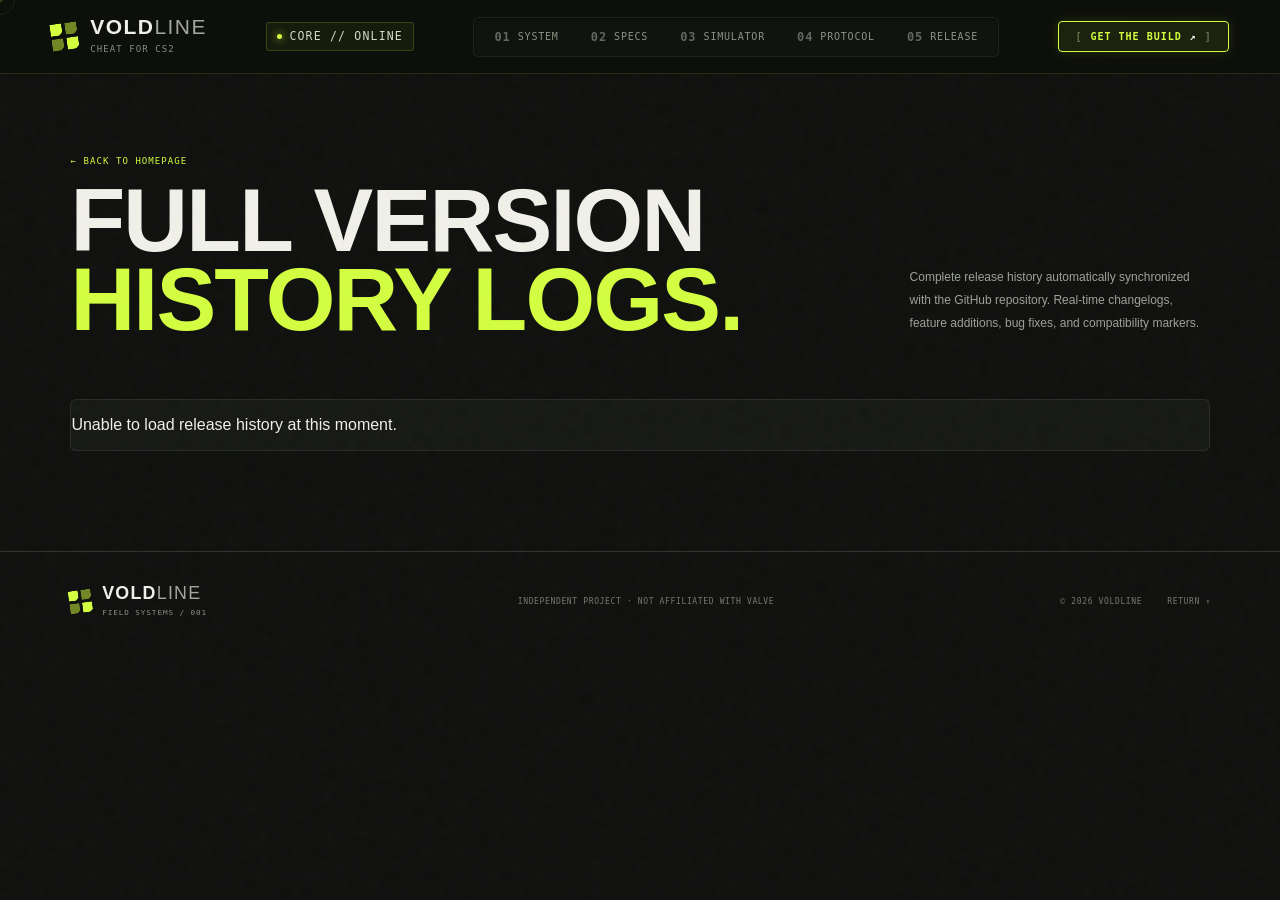
<file: versions.html>
<!doctype html>
<html lang="en">

<head>
    <script async src="https://www.googletagmanager.com/gtm.js?id=GTM-5RTLWQ46"></script>
    <script>
      window.dataLayer = window.dataLayer || [];
      function gtag(){dataLayer.push(arguments);}
      gtag('js', new Date());
    </script>
    <meta charset="utf-8">
    <meta name="viewport" content="width=device-width, initial-scale=1">
    <meta name="theme-color" content="#10110f">

    <!-- Primary Meta Tags -->
    <title>VOLDLINE — Version History, Changelogs & CS2 Compatibility Logs</title>
    <meta name="title" content="VOLDLINE — Version History, Changelogs & CS2 Compatibility Logs">
    <meta name="description" content="View full release notes, updates, performance patches, and Counter-Strike 2 sub-tick compatibility logs for VOLDLINE.">
    <meta name="keywords" content="VOLDLINE updates, VOLDLINE changelog, CS2 patch compatibility, VOLDLINE releases, CS2 update tracker">
    <meta name="robots" content="index, follow">
    <link rel="canonical" href="versions.html">

    <!-- Open Graph / Facebook -->
    <meta property="og:type" content="website">
    <meta property="og:title" content="VOLDLINE — Full Version History & Release Logs">
    <meta property="og:description" content="Complete release history and changelogs automatically synchronized with GitHub.">
    <meta property="og:image" content="images/icon/VOLD LINE Icon.png">

    <!-- Twitter Meta Tags -->
    <meta name="twitter:card" content="summary_large_image">
    <meta name="twitter:title" content="VOLDLINE — Full Version History & Release Logs">
    <meta name="twitter:description" content="Complete release history and changelogs automatically synchronized with GitHub.">
    <meta name="twitter:image" content="images/icon/VOLD LINE Icon.png">

    <!-- Favicons and Touch Icons -->
    <link rel="icon" type="image/x-icon" href="images/icon/32x32o.ico" sizes="32x32">
    <link rel="icon" type="image/x-icon" href="images/icon/16x16.ico" sizes="16x16">
    <link rel="icon" type="image/x-icon" href="images/icon/48x48.ico" sizes="48x48">
    <link rel="icon" type="image/x-icon" href="images/icon/64x64.ico" sizes="64x64">
    <link rel="icon" type="image/x-icon" href="images/icon/128x128.ico" sizes="128x128">
    <link rel="icon" type="image/x-icon" href="images/icon/256x256.ico" sizes="256x256">
    <link rel="icon" type="image/x-icon" href="images/icon/512x512.ico" sizes="512x512">
    <link rel="apple-touch-icon" href="images/icon/VOLD LINE Icon.png">
    <link rel="shortcut icon" href="images/icon/32x32o.ico">

    <meta http-equiv="X-Content-Type-Options" content="nosniff">
    <meta http-equiv="Referrer-Policy" content="strict-origin-when-cross-origin">
    <meta http-equiv="Permissions-Policy" content="camera=(), microphone=(), geolocation=(), payment=(), usb=()">
    <meta http-equiv="Content-Security-Policy" content="default-src 'self'; script-src 'self' 'unsafe-inline' https://www.googletagmanager.com; style-src 'self' 'unsafe-inline' https://fonts.googleapis.com; font-src 'self' https://fonts.gstatic.com data:; img-src 'self' data: https:; media-src 'self' blob:; connect-src 'self' https://api.github.com https://raw.githubusercontent.com https://www.google-analytics.com https://*.google-analytics.com https://*.analytics.google.com https://*.googletagmanager.com; object-src 'none'; base-uri 'self'; form-action 'self'; frame-ancestors 'none';">

    <link rel="preconnect" href="https://fonts.googleapis.com">
    <link rel="preconnect" href="https://fonts.gstatic.com" crossorigin>
    <link
        href="https://fonts.googleapis.com/css2?family=Barlow+Condensed:wght@500;600;700;800;900&family=DM+Mono:wght@400;500&family=Manrope:wght@400;500;600;700;800&display=swap"
        rel="stylesheet">
    <link rel="stylesheet" href="style.css">
</head>

<body>
    <div class="grain" aria-hidden="true"></div>
    <div class="cursor-dot" aria-hidden="true"></div>
    <div class="cursor-ring" aria-hidden="true"></div>

    <!-- Header / Topbar -->
    <header class="topbar">
        <div class="topbar-inner">
            <a class="brand" href="index.html#top" aria-label="VOLDLINE home">
                <span class="brand-mark"><i></i><i></i><i></i><i></i></span>
                <span>VOLD<span class="brand-light">LINE</span><small>CHEAT FOR CS2</small></span>
            </a>

            <div class="topbar-status mono">
                <span class="status-pulse-dot"></span>
                <span class="status-text">CORE // ONLINE</span>
            </div>

            <nav class="nav">
                <div class="nav-track">
                    <a href="index.html#system" class="nav-item"><span class="nav-idx mono">01</span><span>SYSTEM</span></a>
                    <a href="index.html#architecture" class="nav-item"><span class="nav-idx mono">02</span><span>SPECS</span></a>
                    <a href="index.html#simulator" class="nav-item"><span class="nav-idx mono">03</span><span>SIMULATOR</span></a>
                    <a href="index.html#protocol" class="nav-item"><span class="nav-idx mono">04</span><span>PROTOCOL</span></a>
                    <a href="index.html#release" class="nav-item"><span class="nav-idx mono">05</span><span>RELEASE</span></a>
                </div>
            </nav>

            <div class="topbar-actions">
                <a class="nav-cta magnetic" href="index.html#release">
                    <span class="cta-bracket">[</span>
                    <span class="cta-text">GET THE BUILD</span>
                    <span class="cta-arrow">↗</span>
                    <span class="cta-bracket">]</span>
                </a>
                <button class="menu-toggle" aria-label="Toggle navigation"><span></span><span></span><span></span></button>
            </div>
        </div>
    </header>

    <main id="top">
        <!-- Version History Hero Header Section -->
        <section class="section-pad history-hero">
            <div class="section-heading reveal visible">
                <div>
                    <a href="index.html#protocol" class="back-link mono">← BACK TO HOMEPAGE</a>
                    <h1 class="history-main-title">FULL VERSION<br><em>HISTORY LOGS.</em></h1>
                </div>
                <p class="section-intro">Complete release history automatically synchronized with the GitHub repository.
                    Real-time changelogs, feature additions, bug fixes, and compatibility markers.</p>
            </div>

            <!-- All Version Cards Container -->
            <div id="allVersionsContainer" class="history-list-container">
                <!-- Loading Placeholder -->
                <div class="history-card reveal visible">
                    <div class="history-card-header mono">
                        <span class="version-tag">LOADING...</span>
                        <span class="release-date">SYNCING WITH GITHUB</span>
                    </div>
                    <div class="history-card-body">
                        <h3>Fetching release history...</h3>
                        <p>Please wait while we fetch all software updates from the repository.</p>
                    </div>
                </div>
            </div>
        </section>
    </main>

    <footer class="footer">
        <a class="brand" href="index.html#top">
            <span class="brand-mark"><i></i><i></i><i></i><i></i></span>
            <span>VOLD<span class="brand-light">LINE</span><small>FIELD SYSTEMS / 001</small></span>
        </a>
        <p class="mono">INDEPENDENT PROJECT · NOT AFFILIATED WITH VALVE</p>
        <div class="footer-right mono">
            <span>© 2026 VOLDLINE</span>
            <a href="#top">RETURN ↑</a>
        </div>
    </footer>

    <script src="script.js"></script>
</body>

</html>
</file>
<file: style.css>
@import url('https://fonts.googleapis.com/css2?family=Barlow+Condensed:wght@500;600;700;800;900&family=DM+Mono:wght@400;500&family=Manrope:wght@400;500;600;700;800&display=swap');

:root {
  --bg: #10110f;
  --panel: #171916;
  --text: #f0f0e9;
  --muted: #898d83;
  --line: rgba(240, 240, 233, .15);
  --acid: #d4ff3f;
  --mono: "DM Mono", monospace;
  --display: "Barlow Condensed", sans-serif;
  --body: "Manrope", sans-serif
}

* {
  box-sizing: border-box
}

html {
  scroll-behavior: smooth;
  scroll-padding-top: 85px
}

body {
  margin: 0;
  background: var(--bg);
  color: var(--text);
  font-family: var(--body);
  overflow-x: hidden;
  cursor: none
}

a {
  color: inherit;
  text-decoration: none
}

::selection {
  background: var(--acid);
  color: #111
}

.grain {
  position: fixed;
  inset: -50%;
  z-index: 20;
  pointer-events: none;
  opacity: .045;
  background-image: url("data:image/svg+xml,%3Csvg viewBox='0 0 180 180' xmlns='http://www.w3.org/2000/svg'%3E%3Cfilter id='n'%3E%3CfeTurbulence type='fractalNoise' baseFrequency='.9' numOctaves='3' stitchTiles='stitch'/%3E%3C/filter%3E%3Crect width='100%25' height='100%25' filter='url(%23n)' opacity='.55'/%3E%3C/svg%3E");
  animation: grain .22s steps(2) infinite
}

.cursor-dot,
.cursor-ring {
  position: fixed;
  left: 0;
  top: 0;
  pointer-events: none;
  z-index: 100;
  transform: translate(-50%, -50%);
  border-radius: 50%
}

.cursor-dot {
  width: 5px;
  height: 5px;
  background: var(--acid)
}

.cursor-ring {
  width: 30px;
  height: 30px;
  border: 1px solid rgba(212, 255, 63, .65);
  transition: width .25s, height .25s, border-color .25s
}

.cursor-ring.hover {
  width: 55px;
  height: 55px;
  border-color: var(--acid)
}

.mono {
  font-family: var(--mono);
  font-size: 10px;
  letter-spacing: .08em
}

.topbar {
  height: 74px;
  padding: 0 4%;
  position: fixed;
  z-index: 100;
  top: 0;
  left: 0;
  width: 100%;
  background: rgba(12, 15, 10, 0.75);
  backdrop-filter: blur(14px) saturate(180%);
  -webkit-backdrop-filter: blur(14px) saturate(180%);
  border-bottom: 1px solid rgba(212, 255, 63, 0.12);
  transition: background 0.3s ease, border-color 0.3s ease, height 0.3s ease;
}

.topbar.scrolled {
  background: rgba(10, 13, 8, 0.92);
  border-bottom: 1px solid rgba(212, 255, 63, 0.22);
  box-shadow: 0 8px 32px rgba(0, 0, 0, 0.6);
  height: 68px;
}

.topbar-inner {
  max-width: 1400px;
  width: 100%;
  height: 100%;
  margin: 0 auto;
  display: flex;
  align-items: center;
  justify-content: space-between;
  gap: 20px;
}

.brand {
  display: flex;
  gap: 12px;
  align-items: center;
  font: 800 21px var(--display);
  letter-spacing: .07em;
  line-height: .8;
  position: relative;
  z-index: 2;
  text-decoration: none;
}

.brand-light {
  font-weight: 500;
  color: #a3a69c;
}

.brand small {
  display: block;
  font: 9px var(--mono);
  letter-spacing: .12em;
  color: var(--muted);
  margin-top: 8px;
}

.brand-mark {
  width: 27px;
  height: 27px;
  display: grid;
  grid-template-columns: 1fr 1fr;
  gap: 3px;
  transform: rotate(-8deg);
}

.brand-mark i {
  background: var(--acid);
  display: block;
  clip-path: polygon(0 0, 100% 0, 100% 70%, 70% 100%, 0 100%);
}

.brand-mark i:nth-child(2),
.brand-mark i:nth-child(3) {
  opacity: .5;
}

/* Status indicator badge */
.topbar-status {
  display: inline-flex;
  align-items: center;
  gap: 7px;
  padding: 4px 10px;
  background: rgba(212, 255, 63, 0.05);
  border: 1px solid rgba(212, 255, 63, 0.18);
  border-radius: 3px;
  font-size: 8.5px;
  letter-spacing: 0.14em;
  color: #79866c;
}

.status-pulse-dot {
  width: 5px;
  height: 5px;
  border-radius: 50%;
  background: var(--acid);
  box-shadow: 0 0 8px var(--acid);
  animation: dotBlink 1.4s ease-in-out infinite;
}

/* Tactical Capsule Navigation */
.nav {
  display: flex;
  align-items: center;
}

.nav-track {
  display: flex;
  align-items: center;
  gap: 4px;
  padding: 4px 6px;
  background: rgba(18, 22, 16, 0.85);
  border: 1px solid rgba(255, 255, 255, 0.07);
  border-radius: 6px;
  box-shadow: inset 0 1px 3px rgba(0, 0, 0, 0.5);
}

.nav-item {
  display: inline-flex;
  align-items: center;
  gap: 7px;
  padding: 8px 14px;
  font: 10px var(--mono);
  letter-spacing: 0.08em;
  color: #8c9482;
  text-decoration: none;
  border-radius: 4px;
  transition: all 0.2s ease;
  position: relative;
}

.nav-idx {
  font-size: 8px;
  color: #49543e;
  transition: color 0.2s ease;
}

.nav-item:hover {
  color: #ffffff;
  background: rgba(212, 255, 63, 0.08);
}

.nav-item:hover .nav-idx {
  color: var(--acid);
}

.nav-item.active {
  color: #ffffff;
  background: rgba(212, 255, 63, 0.12);
  border: 1px solid rgba(212, 255, 63, 0.25);
}

.nav-item.active .nav-idx {
  color: var(--acid);
}

/* Action Area */
.topbar-actions {
  display: flex;
  align-items: center;
  gap: 12px;
}

.nav-cta {
  display: inline-flex;
  align-items: center;
  gap: 8px;
  padding: 9px 16px;
  background: rgba(212, 255, 63, 0.08);
  border: 1px solid var(--acid);
  color: var(--acid);
  font: 10px var(--mono);
  letter-spacing: 0.1em;
  font-weight: 700;
  border-radius: 4px;
  text-decoration: none;
  transition: all 0.25s ease;
  box-shadow: 0 0 12px rgba(212, 255, 63, 0.15);
}

.nav-cta .cta-bracket {
  color: #657551;
  transition: color 0.2s ease;
}

.nav-cta .cta-arrow {
  color: #ffffff;
  transition: transform 0.2s ease;
}

.nav-cta:hover {
  background: var(--acid);
  color: #10120d;
  box-shadow: 0 0 24px rgba(212, 255, 63, 0.45);
  transform: translateY(-1px);
}

.nav-cta:hover .cta-bracket,
.nav-cta:hover .cta-arrow {
  color: #10120d;
}

.nav-cta:hover .cta-arrow {
  transform: translate(2px, -2px);
}

.menu-toggle {
  display: none;
  flex-direction: column;
  justify-content: center;
  gap: 5px;
  background: rgba(18, 22, 16, 0.85);
  border: 1px solid rgba(212, 255, 63, 0.25);
  border-radius: 4px;
  padding: 8px 10px;
  cursor: pointer;
  width: 38px;
  height: 38px;
}

.menu-toggle span {
  width: 100%;
  height: 1.5px;
  background: var(--acid);
  transition: transform 0.25s ease, opacity 0.25s ease;
}

.menu-toggle[aria-expanded="true"] span:nth-child(1) {
  transform: translateY(6.5px) rotate(45deg);
}

.menu-toggle[aria-expanded="true"] span:nth-child(2) {
  opacity: 0;
}

.menu-toggle[aria-expanded="true"] span:nth-child(3) {
  transform: translateY(-6.5px) rotate(-45deg);
}

.hero {
  min-height: 790px;
  height: min(900px, 100vh);
  position: relative;
  overflow: hidden;
  padding: 142px 5.4% 34px;
  background: radial-gradient(ellipse at 78% 45%, rgba(100, 117, 59, .12), transparent 35%), var(--bg)
}

.hero-grid,
.release-grid {
  position: absolute;
  inset: 0;
  background-image: linear-gradient(rgba(255, 255, 255, .035) 1px, transparent 1px), linear-gradient(90deg, rgba(255, 255, 255, .035) 1px, transparent 1px);
  background-size: 64px 64px;
  mask-image: linear-gradient(90deg, black, transparent 95%);
  pointer-events: none
}

.hero-meta {
  display: flex;
  gap: 36px;
  color: #7f847a;
  position: relative;
  z-index: 2
}

.hero-meta span:first-child {
  color: #d6d9cf
}

.live-dot {
  display: inline-block;
  width: 6px;
  height: 6px;
  border-radius: 50%;
  background: var(--acid);
  box-shadow: 0 0 12px rgba(212, 255, 63, .7);
  margin-right: 8px;
  animation: pulse 1.5s infinite
}

.hero-copy {
  position: relative;
  z-index: 3;
  margin-top: 104px;
  width: 60%;
  max-width: 740px
}

.eyebrow {
  font: 10px var(--mono);
  letter-spacing: .13em;
  color: #aeb2a8;
  display: flex;
  align-items: center;
  gap: 12px
}

.eyebrow-line {
  height: 1px;
  width: 26px;
  background: var(--acid);
  display: inline-block
}

.hero-title {
  font: 900 clamp(86px, 12.5vw, 178px)/.77 var(--display);
  letter-spacing: -.035em;
  margin: 28px 0 48px;
  position: relative
}

.hero-title span {
  display: block
}

.hero-title .title-second {
  padding-left: 0;
  white-space: nowrap
}

.hero-title em,
h2 em {
  font-style: normal;
  color: var(--acid)
}

.hero-bottom {
  display: flex;
  align-items: flex-end;
  gap: 45px;
  margin-left: 0;
  max-width: 550px
}

.hero-description {
  font-size: 13px;
  line-height: 1.9;
  color: #a2a69d;
  max-width: 320px
}

.round-link {
  display: flex;
  align-items: center;
  gap: 16px;
  flex-shrink: 0;
  font: 9px/1.6 var(--mono);
  letter-spacing: .08em
}

.round-link b {
  border: 1px solid var(--acid);
  color: var(--acid);
  width: 42px;
  height: 42px;
  border-radius: 50%;
  display: grid;
  place-items: center;
  font-size: 17px;
  font-weight: 400;
  transition: background .25s, color .25s, transform .25s
}

.round-link:hover b {
  background: var(--acid);
  color: #111;
  transform: translateY(4px)
}

.hero-art {
  position: absolute;
  width: min(49vw, 690px);
  aspect-ratio: 1;
  right: 0;
  top: 18%;
  z-index: 1;
  opacity: .92
}

.orbit {
  position: absolute;
  border: 1px solid rgba(212, 255, 63, .18);
  border-radius: 50%;
  inset: 10%;
  animation: rotate 36s linear infinite
}

.orbit-two {
  inset: 2%;
  border-color: rgba(255, 255, 255, .09);
  animation-direction: reverse;
  animation-duration: 54s
}

.radar {
  position: absolute;
  inset: 16%;
  border-radius: 50%;
  border: 1px solid rgba(212, 255, 63, .28);
  overflow: hidden;
  background: repeating-radial-gradient(circle, transparent 0 17%, rgba(212, 255, 63, .08) 17.2% 17.4%), linear-gradient(90deg, transparent 49.8%, rgba(212, 255, 63, .14) 50%, transparent 50.2%), linear-gradient(transparent 49.8%, rgba(212, 255, 63, .14) 50%, transparent 50.2%)
}

.radar-cross {
  position: absolute;
  inset: 12%;
  border: 1px dashed rgba(212, 255, 63, .15);
  border-radius: 50%
}

.radar-sweep {
  position: absolute;
  inset: 0;
  border-radius: 50%;
  background: conic-gradient(from 0deg, transparent 0 75%, rgba(212, 255, 63, .2) 95%, transparent 100%);
  animation: rotate 8s linear infinite
}

.radar-center {
  position: absolute;
  inset: 43%;
  border: 1px solid var(--acid);
  display: grid;
  place-items: center;
  color: var(--acid);
  font: 12px var(--mono);
  transform: rotate(45deg)
}

.radar-center span {
  transform: rotate(-45deg)
}

.radar-point {
  position: absolute;
  width: 7px;
  height: 7px;
  background: var(--acid);
  border-radius: 50%;
  box-shadow: 0 0 15px var(--acid);
  animation: pulse 2s infinite
}

.point-a {
  left: 31%;
  top: 24%
}

.point-b {
  left: 69%;
  top: 63%;
  animation-delay: .6s
}

.point-c {
  left: 21%;
  top: 72%;
  animation-delay: 1.1s
}

.radar-label {
  position: absolute;
  font-size: 9px;
  color: var(--acid)
}

.label-a {
  left: 35%;
  top: 20%
}

.label-b {
  left: 72%;
  top: 60%
}

.art-tag {
  position: absolute;
  left: 12%;
  right: 12%;
  display: flex;
  justify-content: space-between;
  color: #8d9381;
  font: 9px var(--mono);
  letter-spacing: .1em
}

.tag-top {
  top: 8%;
  border-bottom: 1px solid var(--line);
  padding-bottom: 12px
}

.tag-bottom {
  bottom: 7%;
  border-top: 1px solid var(--line);
  padding-top: 12px;
  align-items: center
}

.tag-bottom strong {
  color: var(--acid);
  font-weight: 400
}

.mini-bars {
  display: flex;
  align-items: flex-end;
  gap: 3px;
  height: 15px
}

.mini-bars i {
  width: 3px;
  background: var(--acid);
  height: 30%;
  animation: equalize .8s infinite alternate
}

.mini-bars i:nth-child(2) {
  height: 80%;
  animation-delay: .2s
}

.mini-bars i:nth-child(3) {
  height: 50%;
  animation-delay: .1s
}

.mini-bars i:nth-child(4) {
  height: 100%;
  animation-delay: .4s
}

.mini-bars i:nth-child(5) {
  height: 65%;
  animation-delay: .3s
}

.mini-bars i:nth-child(6) {
  height: 90%;
  animation-delay: .15s
}

.mini-bars i:nth-child(7) {
  height: 45%;
  animation-delay: .5s
}

.coordinate {
  position: absolute;
  right: 0;
  bottom: 20%;
  color: #686e60;
  line-height: 1.8
}

.vertical-label {
  position: absolute;
  right: 2%;
  top: 42%;
  writing-mode: vertical-rl;
  color: #70766b;
  font-size: 9px;
  letter-spacing: .14em
}

.vertical-label span {
  color: var(--acid);
  margin: 12px 0
}

.hero-foot {
  position: absolute;
  left: 5.4%;
  right: 5.4%;
  bottom: 28px;
  border-top: 1px solid var(--line);
  padding-top: 17px;
  display: flex;
  justify-content: space-between;
  color: #777d72;
  font-size: 9px
}

.ticker {
  overflow: hidden;
  background: var(--acid);
  color: #14150f;
  padding: 14px 0;
  transform: rotate(-1deg) scale(1.02);
  position: relative;
  z-index: 4
}

.ticker-track {
  display: flex;
  width: max-content;
  animation: marquee 26s linear infinite
}

.ticker-track span {
  font: 800 19px var(--display);
  letter-spacing: .05em;
  white-space: nowrap;
  padding-right: 24px
}

.ticker-track b {
  font-size: 13px;
  margin: 0 22px
}

.section-pad {
  padding: 130px 8%
}

.section-heading {
  display: flex;
  justify-content: space-between;
  align-items: flex-end;
  gap: 50px;
  margin-bottom: 60px
}

.section-heading h2,
.manifesto h2,
.release h2 {
  font: 800 clamp(54px, 7vw, 94px)/.88 var(--display);
  letter-spacing: -.015em;
  margin: 24px 0 0
}

.section-intro {
  max-width: 300px;
  font-size: 12px;
  line-height: 1.9;
  color: #9da196;
  margin: 0 0 4px
}

.feature-grid {
  display: grid;
  grid-template-columns: 1.15fr 1fr 1fr;
  gap: 14px
}

.feature {
  background: #151713;
  border: 1px solid rgba(255, 255, 255, .09);
  min-width: 0;
  position: relative;
  transition: border-color .3s, transform .3s
}

.feature:hover {
  border-color: rgba(212, 255, 63, .45);
  transform: translateY(-5px)
}

.feature-top {
  padding: 17px 18px;
  display: flex;
  justify-content: space-between;
  color: #81867a;
  border-bottom: 1px solid var(--line)
}

.feature-visual {
  height: 270px;
  position: relative;
  display: grid;
  place-items: center;
  overflow: hidden;
  background: radial-gradient(ellipse, rgba(212, 255, 63, .08), transparent 70%)
}

.visual-index {
  position: absolute;
  right: 15px;
  bottom: 13px;
  color: #6f7569
}

.session-window {
  width: 83%;
  border: 1px solid rgba(212, 255, 63, .28);
  background: rgba(12, 14, 11, .8);
  padding: 14px 14px 12px;
  box-shadow: 0 15px 50px #0005
}

.window-head {
  display: flex;
  justify-content: space-between;
  color: #a3a99a;
  font: 8px var(--mono);
  letter-spacing: .1em
}

.window-dots {
  color: var(--acid);
  letter-spacing: 3px
}

.session-number {
  font: 700 50px var(--display);
  letter-spacing: .03em;
  margin: 18px 0 8px
}

.session-number span {
  color: var(--acid)
}

.session-unit {
  font: 9px var(--mono);
  color: #81877a;
  margin-left: 8px
}

.session-chart {
  height: 60px;
  color: var(--acid);
  border-bottom: 1px solid #414637
}

.session-chart svg {
  width: 100%;
  height: 100%
}

.session-stats {
  display: flex;
  justify-content: space-between;
  gap: 10px;
  margin-top: 12px;
  font: 7px var(--mono);
  color: #747b6d
}

.session-stats b {
  display: block;
  color: #d4d8cc;
  font-weight: 400;
  margin-top: 6px
}

.visual-capture {
  background: linear-gradient(135deg, #20231b, #12140f)
}

.capture-frame {
  width: 72%;
  height: 64%;
  border: 1px solid rgba(212, 255, 63, .25);
  position: relative;
  background: linear-gradient(135deg, transparent 49.5%, rgba(212, 255, 63, .1) 50%, transparent 50.5%)
}

.capture-corner {
  position: absolute;
  width: 18px;
  height: 18px;
  border-color: var(--acid);
  border-style: solid
}

.c1 {
  top: -2px;
  left: -2px;
  border-width: 2px 0 0 2px
}

.c2 {
  top: -2px;
  right: -2px;
  border-width: 2px 2px 0 0
}

.c3 {
  bottom: -2px;
  left: -2px;
  border-width: 0 0 2px 2px
}

.c4 {
  bottom: -2px;
  right: -2px;
  border-width: 0 2px 2px 0
}

.capture-cross {
  position: absolute;
  top: 50%;
  left: 50%;
  transform: translate(-50%, -50%);
  font-size: 26px;
  color: var(--acid);
  font-weight: 200
}

.capture-label {
  position: absolute;
  bottom: 12px;
  left: 12px;
  color: #8f9780;
  font-size: 8px
}

.capture-rec {
  position: absolute;
  top: 12px;
  left: 12px;
  font: 8px var(--mono);
  color: #d8dcd0
}

.capture-rec i {
  display: inline-block;
  width: 6px;
  height: 6px;
  background: #ff5b49;
  border-radius: 50%;
  margin-right: 5px
}

.capture-rec span {
  color: #858b7e;
  margin-left: 10px
}

.visual-practice {
  background: radial-gradient(circle at 50% 45%, #303b1b, #13150f 65%)
}

.practice-ring {
  width: 155px;
  height: 155px;
  border: 1px solid rgba(212, 255, 63, .4);
  border-radius: 50%;
  position: relative;
  display: grid;
  place-items: center
}

.practice-ring:before,
.practice-ring:after {
  content: "";
  position: absolute;
  background: rgba(212, 255, 63, .35)
}

.practice-ring:before {
  width: 190px;
  height: 1px
}

.practice-ring:after {
  height: 190px;
  width: 1px
}

.practice-target {
  font: 30px var(--body);
  color: var(--acid);
  z-index: 1
}

.practice-orbit {
  position: absolute;
  inset: 20px;
  border: 1px dashed rgba(212, 255, 63, .25);
  border-radius: 50%;
  animation: rotate 12s linear infinite
}

.orbit-inner {
  inset: 42px;
  animation-direction: reverse;
  animation-duration: 8s
}

.practice-dot {
  position: absolute;
  top: 16px;
  right: 28px;
  width: 6px;
  height: 6px;
  background: var(--acid);
  border-radius: 50%;
  box-shadow: 0 0 12px var(--acid)
}

.practice-readout {
  position: absolute;
  left: 15px;
  right: 15px;
  bottom: 14px;
  display: flex;
  justify-content: space-between;
  color: #9da58b;
  font-size: 8px
}

.practice-readout b {
  font-weight: 400;
  color: var(--acid)
}

.feature-copy {
  padding: 23px 20px 28px;
  position: relative;
  border-top: 1px solid var(--line);
  min-height: 150px
}

.feature-copy h3 {
  font: 700 28px/.9 var(--display);
  letter-spacing: .02em;
  margin: 0 0 14px
}

.feature-copy p {
  font-size: 10px;
  line-height: 1.8;
  color: #90958a;
  max-width: 250px;
  margin: 0
}

.feature-arrow {
  position: absolute;
  right: 20px;
  bottom: 24px;
  color: var(--acid);
  font-size: 20px
}

.fineprint {
  margin-top: 20px;
  color: #666c60;
  font-size: 9px
}

.protocol-list {
  border-top: 1px solid var(--line)
}

.protocol-row {
  display: grid;
  grid-template-columns: 70px 1fr 50px;
  gap: 25px;
  align-items: center;
  padding: 28px 0;
  border-bottom: 1px solid var(--line);
  transition: padding .3s
}

.protocol-row:hover {
  padding-left: 12px;
  padding-right: 12px
}

.protocol-no {
  color: var(--acid)
}

.protocol-row h3 {
  font: 700 25px var(--display);
  margin: 0 0 8px;
  letter-spacing: .02em
}

.protocol-row p {
  font-size: 11px;
  color: #8e9488;
  line-height: 1.7;
  margin: 0
}

.protocol-symbol {
  font-size: 22px;
  color: #71786a;
  text-align: right;
  transition: color .2s
}

.protocol-row:hover .protocol-symbol {
  color: var(--acid)
}

.release {
  min-height: 640px;
  position: relative;
  overflow: hidden;
  padding: 100px 6%;
  background: radial-gradient(circle at 85% 50%, rgba(26, 32, 19, 0.95), #10120d 75%);
  display: flex;
  align-items: center;
  border-top: 1px solid rgba(212, 255, 63, 0.12);
}

.release-grid {
  mask-image: radial-gradient(circle at 50% 50%, #000 35%, transparent 85%);
}

.release-ambient-glow {
  position: absolute;
  right: 5%;
  top: 50%;
  transform: translateY(-50%);
  width: 520px;
  height: 520px;
  background: radial-gradient(circle, rgba(212, 255, 63, 0.08) 0%, rgba(212, 255, 63, 0) 70%);
  filter: blur(40px);
  pointer-events: none;
  z-index: 1;
}

/* Master 3-Column Flex Container */
.release-flex-container {
  display: flex;
  align-items: center;
  justify-content: space-between;
  width: 100%;
  gap: 36px;
  position: relative;
  z-index: 3;
}

/* Column 1: Content */
.release-content {
  flex: 1.15;
  max-width: 600px;
  position: relative;
  z-index: 3;
}

/* Column 2: Center Telemetry Conduit Bridge */
/* Column 2: Tactical DATA CONDUIT Deck */
.release-center-conduit {
  flex: 0 0 280px;
  display: flex;
  flex-direction: column;
  position: relative;
  z-index: 3;
}

/* Tactical Shared Card Shell */
.tactical-card {
  width: 100%;
  background: #181d15;
  border: 1px solid #283321;
  border-radius: 8px;
  position: relative;
  box-shadow: 0 16px 40px rgba(0, 0, 0, 0.6);
  display: flex;
  flex-direction: column;
  overflow: hidden;
}

.tactical-card .card-corner-notch {
  position: absolute;
  width: 6px;
  height: 6px;
  z-index: 5;
}

.tactical-card .card-corner-notch.tl {
  top: 0;
  left: 0;
  border-top: 3px solid #d4ff3f;
  border-left: 3px solid #d4ff3f;
}

.tactical-card .card-corner-notch.br {
  bottom: 0;
  right: 0;
  border-bottom: 3px solid #d4ff3f;
  border-right: 3px solid #d4ff3f;
}

/* Conduit Card Specifics */
.conduit-card {
  padding: 18px 16px 14px;
  gap: 16px;
}

.conduit-card .card-head {
  display: flex;
  align-items: center;
  justify-content: space-between;
  font-size: 11px;
  letter-spacing: 0.1em;
}

.card-head-title {
  color: #d4ff3f;
  font-weight: 700;
}

.card-head-sub {
  color: #556247;
  font-size: 10px;
}

.card-radar-section {
  display: flex;
  flex-direction: column;
  align-items: center;
  gap: 12px;
}

.conduit-radar-scope {
  width: 170px;
  height: 170px;
  position: relative;
  display: flex;
  flex-direction: column;
  align-items: center;
  justify-content: center;
}

.conduit-radar-canvas {
  width: 170px;
  height: 170px;
  display: block;
}

.radar-hud-badge {
  display: inline-flex;
  align-items: center;
  gap: 6px;
  margin-top: 8px;
  padding: 4px 10px;
  background: rgba(25, 32, 20, 0.9);
  border: 1px solid rgba(212, 255, 63, 0.35);
  border-radius: 4px;
  font-size: 8.5px;
  color: #d4ff3f;
  letter-spacing: 0.08em;
  font-weight: 600;
}

.radar-hud-badge .radar-dot {
  width: 5px;
  height: 5px;
  border-radius: 50%;
  background: #d4ff3f;
  box-shadow: 0 0 6px #d4ff3f;
}

/* Conduit Metrics */
.card-metrics-section {
  display: flex;
  flex-direction: column;
  gap: 8px;
}

.card-metric-row {
  display: flex;
  align-items: center;
  justify-content: space-between;
  padding: 8px 10px;
  background: #11150e;
  border: 1px solid #1f2719;
  border-radius: 4px;
  font-size: 9px;
  letter-spacing: 0.06em;
}

.metric-key {
  color: #5b684f;
  font-weight: 600;
}

.metric-val {
  color: #d4ff3f;
  font-weight: 700;
}

.sync-fps-wrap {
  display: flex;
  align-items: center;
  gap: 8px;
}

.sync-blocks {
  display: flex;
  gap: 3px;
}

.sync-blocks span {
  width: 10px;
  height: 9px;
  background: #d4ff3f;
  border-radius: 1.5px;
}

.metric-badge {
  padding: 2px 6px;
  background: #192413;
  border: 1px solid #4a6723;
  border-radius: 3px;
  color: #d4ff3f;
  font-size: 8.5px;
  font-weight: 700;
}

.card-foot {
  display: flex;
  align-items: center;
  justify-content: space-between;
  font-size: 8.5px;
  letter-spacing: 0.1em;
  color: #445039;
  padding-top: 4px;
}

/* Column 3: Tactical Voice Audio Comm Deck */
.release-audio-comm-wrap {
  flex: 0 0 380px;
  display: flex;
  flex-direction: column;
  position: relative;
  z-index: 4;
}

.audio-comm-box {
  padding: 16px;
  gap: 14px;
  background: #181d15;
  border: 1px solid #283321;
}

.comm-head {
  display: flex;
  align-items: center;
  justify-content: space-between;
  font-size: 9px;
  letter-spacing: 0.08em;
  padding-bottom: 2px;
}

.comm-channel {
  display: flex;
  align-items: center;
  gap: 7px;
}

.live-dot-green {
  width: 6px;
  height: 6px;
  border-radius: 50%;
  background: #d4ff3f;
  box-shadow: 0 0 8px #d4ff3f;
}

.head-accent {
  color: #d4ff3f;
  font-weight: 700;
}

.head-freq {
  color: #657458;
}

.comm-rec-badge {
  display: flex;
  align-items: center;
  gap: 5px;
  color: #d4ff3f;
  font-size: 8.5px;
}

.rec-dot-yellow {
  width: 5px;
  height: 5px;
  border-radius: 50%;
  background: #d4ff3f;
  box-shadow: 0 0 6px #d4ff3f;
}

/* Audio Inner Screen */
.comm-screen {
  display: flex;
  flex-direction: column;
  gap: 10px;
}

.comm-avatar-row {
  display: flex;
  align-items: center;
  gap: 12px;
  padding: 10px 12px;
  background: #11150e;
  border: 1px solid #232c1b;
  border-radius: 6px;
}

.comm-avatar {
  width: 38px;
  height: 38px;
  background: #192014;
  border: 1px solid #3c4c2a;
  border-radius: 5px;
  display: flex;
  align-items: center;
  justify-content: center;
  color: #d4ff3f;
  flex-shrink: 0;
}

.comm-avatar svg {
  width: 18px;
  height: 18px;
}

.comm-info {
  display: flex;
  flex-direction: column;
  gap: 3px;
  flex: 1;
}

.comm-callsign {
  font-size: 10px;
  font-weight: 800;
  color: #ffffff;
  letter-spacing: 0.06em;
}

.comm-sub-row {
  display: flex;
  align-items: flex-end;
  justify-content: space-between;
}

.comm-desc {
  font-size: 8px;
  color: #68775b;
  letter-spacing: 0.08em;
  line-height: 1.25;
}

.comm-status-row {
  font-size: 9px;
  color: #d4ff3f;
  font-weight: 700;
  letter-spacing: 0.04em;
  text-align: right;
}

.spectrum-header {
  display: flex;
  align-items: center;
  justify-content: space-between;
  font-size: 8px;
  color: #556247;
  letter-spacing: 0.1em;
  margin-top: 2px;
}

.comm-waveform-container {
  height: 80px;
  width: 100%;
  background: #10140d;
  border: 1px solid #1f2719;
  border-radius: 6px;
  overflow: hidden;
  position: relative;
}

.voice-canvas {
  width: 100%;
  height: 100%;
  display: block;
}

/* Controls Deck */
.comm-controls-deck {
  display: flex;
  flex-direction: column;
  gap: 10px;
}

.comm-play-btn {
  width: 100%;
  height: 38px;
  display: flex;
  align-items: center;
  justify-content: center;
  gap: 8px;
  background: #d4ff3f;
  color: #0b0e08;
  border: none;
  border-radius: 4px;
  font-family: var(--mono);
  font-size: 11px;
  font-weight: 800;
  letter-spacing: 0.12em;
  cursor: pointer;
  transition: transform 0.15s ease, filter 0.15s ease, background 0.15s ease;
  box-shadow: 0 4px 14px rgba(212, 255, 63, 0.3);
}

.comm-play-btn:hover {
  filter: brightness(1.1);
  transform: translateY(-1px);
  box-shadow: 0 6px 18px rgba(212, 255, 63, 0.45);
}

.comm-play-btn:active {
  transform: translateY(0);
}

.comm-play-btn svg {
  width: 11px;
  height: 11px;
}

/* Volume Row */
.comm-volume-row {
  display: flex;
  align-items: center;
  gap: 8px;
  padding: 6px 10px;
  background: #11150e;
  border: 1px solid #1f2719;
  border-radius: 4px;
  font-size: 8.5px;
  color: #5b684f;
}

.vol-label {
  color: #5b684f;
  font-weight: 600;
}

.vol-slider-track {
  flex: 1;
  height: 5px;
  background: #1e2617;
  border-radius: 3px;
  position: relative;
  cursor: pointer;
}

.vol-slider-fill {
  height: 100%;
  background: #d4ff3f;
  border-radius: 3px;
}

.vol-slider-thumb {
  position: absolute;
  top: 50%;
  transform: translate(-50%, -50%);
  width: 11px;
  height: 11px;
  border-radius: 50%;
  background: #d4ff3f;
  box-shadow: 0 0 8px rgba(212, 255, 63, 0.8);
}

.vol-val {
  color: #d4ff3f;
  font-weight: 700;
  min-width: 32px;
}

.vol-icon-graphic {
  font-size: 11px;
}

/* Bottom Matrix Footer */
.comm-matrix-footer {
  display: grid;
  grid-template-columns: 1fr 1fr 1fr;
  gap: 6px;
  margin-top: 2px;
}

.matrix-cell {
  background: #11150e;
  border: 1px solid #1f2719;
  border-radius: 4px;
  padding: 6px 8px;
  display: flex;
  flex-direction: column;
  gap: 2px;
  align-items: center;
  text-align: center;
}

.matrix-label {
  font-size: 7px;
  letter-spacing: 0.1em;
  color: #5b684f;
}

.matrix-val {
  font-size: 8.5px;
  font-weight: 700;
  color: #c4cdc0;
  letter-spacing: 0.04em;
}

.matrix-val.highlight {
  color: #d4ff3f;
  color: rgba(212, 255, 63, 0.42);
}


/* Content Area */
.release-content {
  position: relative;
  z-index: 3;
  max-width: 680px;
}

.release-badge {
  display: inline-flex;
  align-items: center;
  gap: 10px;
  padding: 6px 14px;
  background: rgba(212, 255, 63, 0.05);
  border: 1px solid rgba(212, 255, 63, 0.22);
  border-radius: 3px;
  font-size: 9px;
  letter-spacing: 0.16em;
  color: var(--acid);
  margin-bottom: 22px;
}

.release-title {
  font-size: clamp(60px, 8.5vw, 110px);
  line-height: 0.88;
  margin: 0 0 36px;
}

.release-desc {
  font-size: 13px;
  line-height: 1.85;
  color: #a4aaa0;
  max-width: 480px;
  margin: 0 0 36px;
}

/* Download Action Deck */
.download-deck-container {
  display: flex;
  align-items: center;
  gap: 28px;
  margin-bottom: 36px;
}

.tactical-download-btn {
  position: relative;
  display: inline-flex;
  align-items: center;
  gap: 20px;
  padding: 20px 30px;
  background: #141610;
  color: var(--acid);
  border: 1px solid var(--acid);
  border-radius: 4px;
  cursor: pointer;
  overflow: hidden;
  box-shadow: 0 0 24px rgba(212, 255, 63, 0.18), inset 0 0 16px rgba(212, 255, 63, 0.06);
  transition: transform 0.25s cubic-bezier(0.16, 1, 0.3, 1), box-shadow 0.25s ease, border-color 0.25s ease, background 0.25s ease;
}

.tactical-download-btn:hover {
  transform: translateY(-3px) scale(1.02);
  background: rgba(212, 255, 63, 0.08);
  border-color: #ffffff;
  color: #ffffff;
  box-shadow: 0 0 45px rgba(212, 255, 63, 0.4), inset 0 0 25px rgba(212, 255, 63, 0.18);
}

.tactical-download-btn:active {
  transform: translateY(-1px) scale(0.99);
}

.btn-scanline {
  position: absolute;
  top: 0;
  left: -100%;
  width: 100%;
  height: 100%;
  background: linear-gradient(90deg, transparent, rgba(212, 255, 63, 0.35), transparent);
  transform: skewX(-25deg);
  animation: btnScan 3.5s infinite;
  pointer-events: none;
}

@keyframes btnScan {
  0% {
    left: -100%;
  }

  35%,
  100% {
    left: 160%;
  }
}

.btn-left-icon {
  display: flex;
  align-items: center;
  gap: 4px;
  color: var(--acid);
}

.btn-icon-brackets {
  font-family: var(--mono);
  font-size: 16px;
  opacity: 0.6;
}

.dl-svg-icon {
  width: 22px;
  height: 22px;
  transition: transform 0.25s ease;
}

.tactical-download-btn:hover .dl-svg-icon {
  transform: translateY(2px);
}

.btn-text-block {
  display: flex;
  flex-direction: column;
  text-align: left;
}

.btn-label-primary {
  font-family: var(--display);
  font-size: 20px;
  font-weight: 800;
  letter-spacing: 0.04em;
  color: #ffffff;
  line-height: 1.1;
  transition: color 0.2s ease;
}

.tactical-download-btn:hover .btn-label-primary {
  color: var(--acid);
}

.btn-label-sub {
  font-size: 9px;
  letter-spacing: 0.12em;
  color: #92998a;
  margin-top: 4px;
}

.btn-right-arrow {
  display: flex;
  align-items: center;
  justify-content: center;
  width: 32px;
  height: 32px;
  border-radius: 50%;
  background: rgba(212, 255, 63, 0.12);
  border: 1px solid rgba(212, 255, 63, 0.3);
  color: var(--acid);
  transition: transform 0.25s ease, background 0.25s ease;
}

.tactical-download-btn:hover .btn-right-arrow {
  transform: translateX(4px);
  background: var(--acid);
  color: #10120d;
}

.arrow-symbol {
  font-size: 15px;
}

.release-top-link {
  font: 10px var(--mono);
  letter-spacing: 0.1em;
  color: #8c9384;
}

/* Terminal HUD Stream Overlay */
.download-hud-terminal {
  max-width: 540px;
  background: rgba(14, 16, 11, 0.95);
  border: 1px solid rgba(212, 255, 63, 0.35);
  border-radius: 5px;
  padding: 16px 20px;
  margin-bottom: 34px;
  box-shadow: 0 10px 40px rgba(0, 0, 0, 0.65), 0 0 25px rgba(212, 255, 63, 0.15);
  display: none;
  /* revealed upon click */
  animation: hudSlideDown 0.35s cubic-bezier(0.16, 1, 0.3, 1) forwards;
}

@keyframes hudSlideDown {
  from {
    opacity: 0;
    transform: translateY(-12px) scale(0.97);
  }

  to {
    opacity: 1;
    transform: translateY(0) scale(1);
  }
}

.terminal-header {
  display: flex;
  align-items: center;
  gap: 12px;
  padding-bottom: 12px;
  border-bottom: 1px solid rgba(255, 255, 255, 0.08);
  font-size: 9px;
  letter-spacing: 0.12em;
}

.terminal-dots {
  display: flex;
  gap: 5px;
}

.terminal-dots span {
  width: 7px;
  height: 7px;
  border-radius: 50%;
  background: rgba(212, 255, 63, 0.4);
}

.terminal-dots span:nth-child(1) {
  background: #ff5b49;
}

.terminal-dots span:nth-child(2) {
  background: #ffaa33;
}

.terminal-dots span:nth-child(3) {
  background: var(--acid);
}

.terminal-title {
  color: #b0b7a8;
  flex: 1;
}

.terminal-status {
  color: var(--acid);
}

.terminal-body {
  padding-top: 14px;
}

.terminal-progress-track {
  height: 6px;
  background: rgba(255, 255, 255, 0.06);
  border-radius: 3px;
  position: relative;
  overflow: hidden;
  margin-bottom: 12px;
}

.terminal-progress-bar {
  height: 100%;
  width: 0%;
  background: linear-gradient(90deg, #b0d832, var(--acid));
  box-shadow: 0 0 14px var(--acid);
  transition: width 0.1s linear;
}

.terminal-logs {
  font-size: 10px;
  letter-spacing: 0.06em;
  color: #7d8474;
  height: 48px;
  overflow-y: hidden;
  display: flex;
  flex-direction: column;
  justify-content: flex-end;
  gap: 4px;
  margin-bottom: 12px;
}

.terminal-logs .log-line {
  color: #a3ab98;
}

.terminal-logs .log-line.active {
  color: var(--acid);
}

.terminal-metrics {
  display: flex;
  justify-content: space-between;
  font-size: 9px;
  letter-spacing: 0.1em;
  color: #6d7366;
  border-top: 1px dashed rgba(255, 255, 255, 0.08);
  padding-top: 10px;
}

.terminal-metrics b {
  color: #dbe2d2;
  font-weight: 500;
}

/* Fullscreen Shockwave / Particle Canvas */
.download-fx-canvas {
  position: absolute;
  inset: 0;
  width: 100%;
  height: 100%;
  pointer-events: none;
  z-index: 10;
}

/* Responsive adjustment for Release Section */
@media (max-width: 1180px) {
  .release-flex-container {
    flex-direction: column;
    align-items: center;
    gap: 40px;
  }

  .release-content {
    max-width: 650px;
    width: 100%;
  }

  .release-center-conduit {
    flex: none;
    width: 100%;
    max-width: 380px;
  }

  .release-audio-comm-wrap {
    flex: none;
    width: 100%;
    max-width: 380px;
  }
}

@media (max-width: 768px) {
  .release {
    padding: 80px 6%;
  }

  .release-center-conduit {
    display: none;
  }

  .release-audio-comm-wrap {
    width: 100%;
  }

  .download-deck-container {
    flex-direction: column;
    align-items: flex-start;
    gap: 18px;
  }

  .tactical-download-btn {
    width: 100%;
    justify-content: space-between;
    padding: 18px 20px;
  }
}

.footer {
  padding: 32px 5.4%;
  display: flex;
  align-items: center;
  justify-content: space-between;
  gap: 20px;
  border-top: 1px solid var(--line)
}

.footer .brand {
  transform: scale(.85);
  transform-origin: left center
}

.footer p,
.footer-right {
  color: #73796d;
  font-size: 8px;
  letter-spacing: .08em
}

.footer-right {
  display: flex;
  gap: 25px
}

.footer-right a:hover {
  color: var(--acid)
}

.reveal {
  opacity: 0;
  transform: translateY(24px);
  transition: opacity .8s ease, transform .8s cubic-bezier(.2, .7, .2, 1)
}

.reveal.visible {
  opacity: 1;
  transform: translateY(0)
}

.hero-title.reveal {
  transform: translateY(35px) skewY(2deg)
}

.hero-title.reveal.visible {
  transform: translateY(0) skewY(0)
}

@keyframes rotate {
  to {
    transform: rotate(360deg)
  }
}

@keyframes pulse {

  0%,
  100% {
    opacity: 1
  }

  50% {
    opacity: .35
  }
}

@keyframes marquee {
  to {
    transform: translateX(-50%)
  }
}

@keyframes grain {
  0% {
    transform: translate(0, 0)
  }

  25% {
    transform: translate(2%, -1%)
  }

  50% {
    transform: translate(-1%, 2%)
  }

  75% {
    transform: translate(1%, 1%)
  }
}

@keyframes equalize {
  to {
    height: 20%
  }
}

@media(max-width:960px) {
  .topbar-status {
    display: none;
  }

  .nav {
    display: none;
    position: absolute;
    top: 73px;
    left: 0;
    right: 0;
    background: rgba(14, 18, 12, 0.98);
    backdrop-filter: blur(20px);
    -webkit-backdrop-filter: blur(20px);
    border-bottom: 1px solid rgba(212, 255, 63, 0.2);
    padding: 20px 5%;
    box-shadow: 0 16px 40px rgba(0, 0, 0, 0.8);
  }

  .nav.open {
    display: flex;
  }

  .nav-track {
    width: 100%;
    flex-direction: column;
    align-items: stretch;
    background: transparent;
    border: none;
    padding: 0;
    gap: 8px;
  }

  .nav-item {
    padding: 12px 16px;
    background: rgba(255, 255, 255, 0.03);
    border: 1px solid rgba(255, 255, 255, 0.05);
    font-size: 11px;
    border-radius: 4px;
    justify-content: space-between;
  }

  .nav-item:hover,
  .nav-item.active {
    background: rgba(212, 255, 63, 0.1);
    border-color: rgba(212, 255, 63, 0.3);
  }

  .menu-toggle {
    display: flex;
  }

  .hero {
    height: auto;
    min-height: 800px;
  }
}

.hero-copy {
  width: 75%;
  margin-top: 110px
}

.hero-art {
  width: 57vw;
  right: -10%;
  top: 28%;
  opacity: .7
}

.hero-title {
  font-size: clamp(90px, 15vw, 140px)
}

.hero-bottom {
  margin-left: 0;
  gap: 20px
}

.section-pad {
  padding: 100px 5.5%
}

.feature-grid {
  grid-template-columns: 1fr 1fr
}

.feature-large {
  grid-column: span 2
}

.feature-large .feature-visual {
  height: 300px
}

.release-symbol {
  right: -8%;
  opacity: .65
}

.release-content {
  max-width: 75%
}


@media(max-width:620px) {
  body {
    cursor: auto;
  }

  .cursor-dot,
  .cursor-ring {
    display: none;
  }

  .topbar {
    height: 64px;
    padding: 0 4%;
  }

  .brand {
    font-size: 18px;
  }

  .brand-mark {
    width: 22px;
    height: 22px;
  }

  .brand small {
    display: none;
  }

  .nav-cta {
    padding: 7px 11px;
    font-size: 8.5px;
    gap: 5px;
  }

  .nav-cta .cta-bracket {
    display: none;
  }

  .hero {
    padding: 100px 5% 75px;
    min-height: 790px;
  }

  .hero-meta {
    gap: 12px;
    flex-wrap: wrap;
    font-size: 8px
  }

  .hero-meta span:last-child {
    display: none
  }

  .hero-copy {
    width: 100%;
    margin-top: 80px
  }

  .hero-title {
    font-size: clamp(78px, 19vw, 120px);
    margin-top: 24px
  }

  .hero-title .title-second {
    padding-left: 0;
  }

  .hero-art {
    width: 85vw;
    right: -32%;
    top: 35%;
    opacity: .38
  }

  .hero-bottom {
    margin-left: 0;
    align-items: flex-start;
    gap: 20px
  }

  .hero-description {
    font-size: 11px;
    max-width: 235px
  }

  .round-link {
    margin-top: 10px;
    gap: 8px;
    font-size: 8px
  }

  .round-link b {
    width: 35px;
    height: 35px
  }

  .vertical-label {
    display: none
  }

  .hero-foot {
    left: 5%;
    right: 5%;
    font-size: 8px
  }

  .ticker-track span {
    font-size: 16px
  }

  .section-pad {
    padding: 80px 5%
  }

  .section-heading {
    display: block;
    margin-bottom: 38px
  }

  .section-heading h2 {
    font-size: 64px
  }

  .section-intro {
    margin-top: 25px;
    max-width: 340px
  }

  .feature-grid {
    grid-template-columns: 1fr;
    gap: 12px
  }

  .feature-large {
    grid-column: auto
  }

  .feature-visual,
  .feature-large .feature-visual {
    height: 250px
  }

  .feature-copy {
    min-height: 135px
  }

  .feature-copy h3 {
    font-size: 30px
  }

  .release {
    padding: 80px 5%;
    min-height: 570px
  }

  .release-content {
    max-width: 100%
  }

  .release h2 {
    font-size: clamp(80px, 17vw, 110px)
  }

  .release-symbol {
    width: 70vw;
    right: -38%;
    opacity: .35
  }

  .release-actions {
    gap: 18px;
    flex-wrap: wrap
  }

  .release-meta {
    gap: 15px
  }

  .footer {
    padding: 25px 5%;
    flex-wrap: wrap
  }

  .footer p {
    order: 3;
    width: 100%;
    margin: 0
  }

  .footer-right {
    margin-left: auto;
    gap: 12px
  }

  .fineprint {
    line-height: 1.8
  }
}

@media(prefers-reduced-motion:reduce) {

  *,
  *:before,
  *:after {
    animation-duration: .01ms !important;
    animation-iteration-count: 1 !important;
    scroll-behavior: auto !important;
    transition-duration: .01ms !important
  }

  .reveal {
    opacity: 1;
    transform: none
  }
}


/* --- Interactive Simulator Component Styles --- */
.simulator-section {
  position: relative;
  border-top: 1px solid var(--line);
  background: radial-gradient(ellipse at 50% 0%, rgba(212, 255, 63, 0.04), transparent 60%), var(--bg);
}

.sim-wrapper {
  display: grid;
  grid-template-columns: 320px 1fr;
  gap: 20px;
  background: var(--panel);
  border: 1px solid rgba(255, 255, 255, 0.08);
  box-shadow: 0 20px 60px rgba(0, 0, 0, 0.45);
  padding: 18px;
}

.sim-controls {
  background: #111310;
  border: 1px solid rgba(255, 255, 255, 0.07);
  padding: 22px 20px;
  display: flex;
  flex-direction: column;
  gap: 22px;
}

.sim-panel-head {
  display: flex;
  align-items: center;
  justify-content: space-between;
  padding-bottom: 14px;
  border-bottom: 1px solid var(--line);
  color: var(--text);
}

.sim-panel-title {
  font: 700 17px var(--display);
  letter-spacing: 0.06em;
}

.sim-panel-icon {
  color: var(--acid);
  display: flex;
  align-items: center;
}

.sim-toggles-list {
  display: flex;
  flex-direction: column;
  gap: 13px;
}

.sim-toggle-row {
  display: flex;
  align-items: center;
  justify-content: space-between;
  cursor: pointer;
  user-select: none;
  font-size: 11px;
  color: #c7cbc0;
  transition: color 0.2s;
  padding: 3px 0;
}

.sim-toggle-row:hover {
  color: var(--text);
}

.sim-toggle-label {
  display: flex;
  align-items: center;
  gap: 10px;
}

.toggle-ic {
  flex-shrink: 0;
}

.box-ic {
  color: #00ffcc;
}

.skel-ic {
  color: #00ccff;
}

.health-ic {
  color: #10b981;
}

.snap-ic {
  color: #a855f7;
}

.tag-ic {
  color: #ffcc00;
}

.head-ic {
  color: #ff0055;
}

.sim-checkbox {
  position: absolute;
  opacity: 0;
  width: 0;
  height: 0;
  pointer-events: none;
}

.sim-custom-check {
  width: 17px;
  height: 17px;
  border: 1px solid rgba(255, 255, 255, 0.2);
  background: rgba(255, 255, 255, 0.03);
  position: relative;
  transition: all 0.2s;
  flex-shrink: 0;
}

.sim-custom-check:after {
  content: "";
  position: absolute;
  display: none;
  left: 5px;
  top: 1px;
  width: 5px;
  height: 9px;
  border: solid #10110f;
  border-width: 0 2px 2px 0;
  transform: rotate(45deg);
}

.sim-checkbox:checked+.sim-custom-check {
  background: #00ffcc;
  border-color: #00ffcc;
  box-shadow: 0 0 10px rgba(0, 255, 204, 0.4);
}

.sim-checkbox:checked+.sim-custom-check.check-cyan {
  background: #00ccff;
  border-color: #00ccff;
  box-shadow: 0 0 10px rgba(0, 204, 255, 0.4);
}

.sim-checkbox:checked+.sim-custom-check.check-emerald {
  background: #10b981;
  border-color: #10b981;
  box-shadow: 0 0 10px rgba(16, 185, 129, 0.4);
}

.sim-checkbox:checked+.sim-custom-check.check-purple {
  background: #a855f7;
  border-color: #a855f7;
  box-shadow: 0 0 10px rgba(168, 85, 247, 0.4);
}

.sim-checkbox:checked+.sim-custom-check.check-yellow {
  background: #ffcc00;
  border-color: #ffcc00;
  box-shadow: 0 0 10px rgba(255, 204, 0, 0.4);
}

.sim-checkbox:checked+.sim-custom-check.check-red {
  background: #ff0055;
  border-color: #ff0055;
  box-shadow: 0 0 10px rgba(255, 0, 85, 0.4);
}

.sim-checkbox:checked+.sim-custom-check:after {
  display: block;
}

.sim-field-group {
  display: flex;
  flex-direction: column;
  gap: 9px;
  padding-top: 12px;
  border-top: 1px solid var(--line);
}

.sim-field-label {
  font-size: 9px;
  color: var(--muted);
  letter-spacing: 0.1em;
}

.sim-select-wrap {
  position: relative;
}

.sim-select {
  width: 100%;
  appearance: none;
  background: #191c16;
  border: 1px solid rgba(255, 255, 255, 0.14);
  color: var(--text);
  padding: 10px 12px;
  font-size: 10px;
  letter-spacing: 0.05em;
  cursor: pointer;
  transition: border-color 0.2s;
  outline: none;
}

.sim-select:focus {
  border-color: var(--acid);
}

.sim-select option {
  background: #151713;
  color: var(--text);
}

.sim-select-arrow {
  position: absolute;
  right: 12px;
  top: 50%;
  transform: translateY(-50%);
  pointer-events: none;
  font-size: 10px;
  color: var(--acid);
}

.sim-slider-head {
  display: flex;
  justify-content: space-between;
  align-items: center;
  font-size: 9px;
  color: var(--muted);
  letter-spacing: 0.08em;
}

.sim-slider-val {
  color: var(--acid);
  font-weight: 500;
}

.sim-slider {
  width: 100%;
  accent-color: var(--acid);
  background: rgba(255, 255, 255, 0.1);
  height: 4px;
  cursor: pointer;
  border-radius: 2px;
}

.sim-viewport-card {
  position: relative;
  background: #080907;
  border: 1px solid rgba(255, 255, 255, 0.09);
  min-height: 480px;
  overflow: hidden;
  display: flex;
  align-items: center;
  justify-content: center;
}

.sim-canvas {
  width: 100%;
  height: 100%;
  display: block;
  cursor: crosshair;
}

.sim-viewport-tools {
  position: absolute;
  top: 14px;
  right: 14px;
  display: flex;
  gap: 8px;
  z-index: 5;
}

.sim-btn {
  background: rgba(18, 20, 16, 0.85);
  backdrop-filter: blur(8px);
  border: 1px solid rgba(255, 255, 255, 0.14);
  color: #e5e8df;
  padding: 8px 12px;
  font: 10px var(--mono);
  letter-spacing: 0.08em;
  cursor: pointer;
  display: inline-flex;
  align-items: center;
  gap: 6px;
  transition: all 0.2s;
}

.sim-btn:hover {
  background: #24291f;
  border-color: var(--acid);
  color: var(--acid);
  transform: translateY(-1px);
}

.sim-btn span {
  color: var(--acid);
  font-size: 13px;
  line-height: 1;
}

.sim-btn .btn-rotate {
  color: #ff5b49;
}

.sim-viewport-foot {
  position: absolute;
  bottom: 12px;
  left: 16px;
  right: 16px;
  display: flex;
  justify-content: space-between;
  align-items: center;
  font-size: 9px;
  letter-spacing: 0.08em;
  color: #6d7366;
  pointer-events: none;
  z-index: 5;
}

.sim-foot-status {
  color: var(--acid);
}

@media (max-width: 900px) {
  .sim-wrapper {
    grid-template-columns: 1fr;
  }

  .sim-viewport-card {
    min-height: 380px;
  }
}

@media (max-width: 620px) {
  .sim-wrapper {
    padding: 12px;
    gap: 14px;
  }

  .sim-controls {
    padding: 16px 14px;
  }

  .sim-viewport-card {
    min-height: 340px;
  }

  .sim-viewport-tools {
    top: 10px;
    right: 10px;
    gap: 6px;
  }

  .sim-btn {
    padding: 6px 9px;
    font-size: 8px;
  }
}


/* --- 3D Isometric CS2 Dust II Map Styles --- */
.map-isometric-container {
  position: absolute;
  width: min(53vw, 760px);
  aspect-ratio: 1.15;
  right: 0;
  top: 14%;
  z-index: 5;
  opacity: 0.96;
  pointer-events: auto;
  display: flex;
  flex-direction: column;
}

.map-hud-top {
  display: flex;
  justify-content: space-between;
  align-items: center;
  color: #7b846e;
  font-size: 9px;
  letter-spacing: 0.12em;
  padding: 0 4% 10px;
  border-bottom: 1px solid rgba(212, 255, 63, 0.1);
}

.live-dot-yellow {
  display: inline-block;
  width: 5px;
  height: 5px;
  border-radius: 50%;
  background: #d4ff3f;
  margin-right: 6px;
  box-shadow: 0 0 10px rgba(212, 255, 63, 0.7);
  animation: pulse 1.8s infinite;
}

.map-stat-blips strong {
  color: #d4ff3f;
  font-weight: 500;
}

.map-stat-interact {
  color: #a8b098;
}

.isometric-viewport {
  position: relative;
  flex: 1;
  width: 100%;
  height: 100%;
  overflow: visible;
}

.map-canvas {
  width: 100%;
  height: 100%;
  display: block;
  cursor: crosshair;
}

.map-labels-layer {
  position: absolute;
  inset: 0;
  pointer-events: none;
  overflow: visible;
}

.map-blip-label {
  position: absolute;
  transform: translate(-50%, -100%);
  display: inline-flex;
  align-items: center;
  gap: 5px;
  font-family: var(--mono);
  font-size: 8.5px;
  letter-spacing: 0.1em;
  white-space: nowrap;
  pointer-events: auto;
  cursor: grab;
  user-select: none;
  transition: transform 0.15s ease, filter 0.2s ease;
  padding: 2px 5px;
  background: rgba(16, 17, 15, 0.75);
  border: 1px solid rgba(212, 255, 63, 0.25);
  border-radius: 2px;
}

.map-blip-label:active {
  cursor: grabbing;
}

.map-blip-label.label-acid {
  color: #d4ff3f;
  border-color: rgba(212, 255, 63, 0.45);
  box-shadow: 0 0 12px rgba(212, 255, 63, 0.18);
}

.map-blip-label.label-amber {
  color: #ffaa33;
  border-color: rgba(255, 170, 51, 0.45);
  box-shadow: 0 0 12px rgba(255, 170, 51, 0.18);
}

.map-blip-label:hover {
  transform: translate(-50%, -115%) scale(1.08);
  filter: brightness(1.25);
  z-index: 20;
}

.map-blip-pin {
  width: 6px;
  height: 6px;
  border-radius: 50%;
  display: inline-block;
  box-shadow: 0 0 8px currentColor;
}

.label-acid .map-blip-pin {
  background: #d4ff3f;
}

.label-amber .map-blip-pin {
  background: #ffaa33;
}

.map-hud-bottom {
  display: flex;
  justify-content: space-between;
  align-items: flex-end;
  padding: 10px 4% 0;
  border-top: 1px solid rgba(212, 255, 63, 0.1);
  color: #7b846e;
  font-size: 8.5px;
}

.map-hud-stat-box {
  display: flex;
  align-items: center;
  gap: 12px;
}

.hud-tag {
  color: #646a5b;
}

.hud-val strong {
  color: #d4ff3f;
  font-weight: 500;
}

.hud-bars {
  display: flex;
  align-items: flex-end;
  gap: 2.5px;
  height: 12px;
}

.hud-bars i {
  width: 2.5px;
  background: #d4ff3f;
  height: 35%;
  animation: equalize 0.8s infinite alternate;
}

.hud-bars i:nth-child(2) {
  height: 75%;
  animation-delay: 0.15s;
}

.hud-bars i:nth-child(3) {
  height: 50%;
  animation-delay: 0.3s;
}

.hud-bars i:nth-child(4) {
  height: 100%;
  animation-delay: 0.45s;
}

.hud-bars i:nth-child(5) {
  height: 60%;
  animation-delay: 0.2s;
}

.map-hud-coords {
  line-height: 1.5;
  color: #646a5b;
  text-align: right;
  font-size: 8px;
}

.map-hud-coords span {
  color: #9aa18e;
}

.map-zoom-tip {
  position: absolute;
  right: 4%;
  bottom: -22px;
  font-size: 8px;
  color: #555b4e;
  letter-spacing: 0.14em;
}

.map-zoom-tip span {
  color: #d4ff3f;
}

@media (max-width: 900px) {
  .map-isometric-container {
    width: 68vw;
    right: -4%;
    top: 24%;
    opacity: 0.85;
  }
}

@media (max-width: 620px) {
  .map-isometric-container {
    position: relative;
    width: 100%;
    aspect-ratio: 1.1;
    right: 0;
    top: 0;
    margin-top: 30px;
    opacity: 1;
  }
}

/* --- CHEAT Architecture & Specs Grid Styles --- */
.cheat-features {
  border-top: 1px solid var(--line);
  background: linear-gradient(180deg, #10110f 0%, #141712 100%);
  position: relative;
}

.cheat-specs-grid {
  display: grid;
  grid-template-columns: repeat(3, 1fr);
  gap: 16px;
}

.cheat-card {
  background: var(--panel);
  border: 1px solid rgba(255, 255, 255, 0.08);
  display: flex;
  flex-direction: column;
  transition: transform 0.3s ease, border-color 0.3s ease, box-shadow 0.3s ease;
  position: relative;
}

.cheat-card:hover {
  transform: translateY(-4px);
  border-color: rgba(212, 255, 63, 0.4);
  box-shadow: 0 16px 40px rgba(0, 0, 0, 0.5);
}

.cheat-card-top {
  padding: 14px 18px;
  display: flex;
  justify-content: space-between;
  align-items: center;
  border-bottom: 1px solid var(--line);
  color: #7b8173;
  font-size: 9px;
  letter-spacing: 0.1em;
}

.cheat-badge {
  color: var(--acid);
  background: rgba(212, 255, 63, 0.08);
  padding: 3px 7px;
  border: 1px solid rgba(212, 255, 63, 0.25);
  font-size: 8px;
}

.cheat-card-body {
  padding: 22px 20px 24px;
  display: flex;
  flex-direction: column;
  flex: 1;
}

.cheat-card-icon {
  width: 42px;
  height: 42px;
  border-radius: 4px;
  background: rgba(212, 255, 63, 0.06);
  border: 1px solid rgba(212, 255, 63, 0.22);
  color: var(--acid);
  display: grid;
  place-items: center;
  margin-bottom: 18px;
}

.cheat-card-body h3 {
  font: 700 22px/1.1 var(--display);
  letter-spacing: 0.03em;
  margin: 0 0 10px;
  color: var(--text);
}

.cheat-card-body p {
  font-size: 11.5px;
  line-height: 1.7;
  color: #9ea396;
  margin: 0 0 18px;
  flex: 1;
}

.cheat-card-body code {
  color: var(--acid);
  font-family: var(--mono);
  font-size: 10px;
  background: rgba(212, 255, 63, 0.08);
  padding: 1px 4px;
  border-radius: 2px;
}

.cheat-tags {
  list-style: none;
  padding: 0;
  margin: 0;
  display: flex;
  flex-wrap: wrap;
  gap: 6px;
  border-top: 1px solid rgba(255, 255, 255, 0.06);
  padding-top: 14px;
}

.cheat-tags li {
  font-size: 8.5px;
  color: #7d8474;
  letter-spacing: 0.08em;
  background: rgba(255, 255, 255, 0.03);
  padding: 3px 6px;
  border: 1px solid rgba(255, 255, 255, 0.08);
}

@media (max-width: 900px) {
  .cheat-specs-grid {
    grid-template-columns: 1fr 1fr;
  }
}

@media (max-width: 620px) {
  .cheat-specs-grid {
    grid-template-columns: 1fr;
  }
}


/* --- Manifesto CT vs T Battle Showcase --- */
.manifesto {
  position: relative;
  overflow: hidden;
  background: #d4ff3f !important;
  color: #171910;
  padding: 0 !important;
  min-height: 520px;
  height: 540px;
  display: flex;
  align-items: center;
}

.manifesto-container {
  width: 100%;
  height: 100%;
  display: flex;
  align-items: center;
  position: relative;
  padding-left: 8%;
}

.manifesto-inner {
  position: relative;
  z-index: 10;
  max-width: 520px;
  flex-shrink: 0;
  padding: 40px 0;
}

.manifesto h2 {
  font-family: var(--display);
  font-weight: 800;
  font-size: clamp(48px, 6vw, 96px) !important;
  line-height: 0.86;
  letter-spacing: -0.02em;
  margin: 22px 0 0;
  color: #171910;
}

.manifesto h2 .highlight-skills {
  position: relative;
  display: inline-block;
  color: #ffffff;
  -webkit-text-stroke: 1.5px #1c2114;
  text-shadow: 3px 3px 0 #1c2114;
  text-decoration: none;
  padding: 0 8px;
  z-index: 1;
}

.manifesto h2 .highlight-skills::before {
  content: "";
  position: absolute;
  top: 10%;
  bottom: 8%;
  left: 0;
  width: 0%;
  background: #171910;
  border-radius: 4px;
  z-index: -1;
  animation: highlighterSwipe 3.4s cubic-bezier(0.4, 0, 0.2, 1) infinite;
}

@keyframes highlighterSwipe {
  0% {
    left: 0;
    width: 0%;
  }

  38%,
  70% {
    left: 0;
    width: 100%;
  }

  92%,
  100% {
    left: 100%;
    width: 0%;
  }
}

.manifesto h2 .highlight-not {
  color: #171910;
  font-weight: 900;
  -webkit-text-stroke: 0;
  text-shadow: none;
}

.manifesto h2 em {
  font-style: normal;
  color: #ffffff;
  -webkit-text-stroke: 1.5px #1c2114;
  text-shadow: 3px 3px 0 #1c2114;
}

.manifesto-philosophy {
  font-family: var(--body);
  font-size: 13.5px;
  line-height: 1.85;
  color: #272c1c;
  margin: 28px 0 0;
  max-width: 440px;
  font-weight: 500;
}

.manifesto-art-wrap {
  position: absolute;
  top: 0;
  bottom: 0;
  right: 0;
  left: 36%;
  z-index: 1;
  display: flex;
  justify-content: flex-end;
  align-items: stretch;
  overflow: hidden;
  pointer-events: none;
  -webkit-mask-image: linear-gradient(to right, transparent 0%, rgba(0, 0, 0, 0.4) 12%, black 24%, black 100%);
  mask-image: linear-gradient(to right, transparent 0%, rgba(0, 0, 0, 0.4) 12%, black 24%, black 100%);
}

.manifesto-img {
  width: 100%;
  height: 100%;
  object-fit: cover;
  object-position: right center;
  display: block;
  user-select: none;
  pointer-events: none;
  filter: drop-shadow(0 15px 35px rgba(0, 0, 0, 0.28));
  transition: transform 0.6s cubic-bezier(0.16, 1, 0.3, 1);
}

.manifesto:hover .manifesto-img {
  transform: scale(1.025);
}

@media (min-width: 1600px) {
  .manifesto {
    height: 600px;
  }
}

@media (max-width: 1100px) {
  .manifesto {
    height: 480px;
  }

  .manifesto-art-wrap {
    left: 42%;
  }

  .manifesto-inner {
    max-width: 450px;
  }
}

@media (max-width: 900px) {
  .manifesto {
    height: auto;
    min-height: auto;
    padding: 60px 0 0 !important;
  }

  .manifesto-container {
    flex-direction: column;
    align-items: flex-start;
    padding: 0 6%;
  }

  .manifesto-inner {
    max-width: 100%;
    padding: 0 0 24px;
  }

  .manifesto-art-wrap {
    position: relative;
    top: auto;
    bottom: auto;
    left: auto;
    right: auto;
    width: 100%;
    height: 360px;
    justify-content: center;
    -webkit-mask-image: linear-gradient(to right, transparent 0%, black 14%, black 86%, transparent 100%);
    mask-image: linear-gradient(to right, transparent 0%, black 14%, black 86%, transparent 100%);
  }

  .manifesto-img {
    object-fit: contain;
    object-position: center bottom;
  }
}

@media (max-width: 620px) {
  .manifesto-container {
    padding: 0 5%;
  }

  .manifesto h2 {
    font-size: clamp(42px, 11vw, 68px) !important;
  }

  .manifesto-philosophy {
    font-size: 12px;
    margin-top: 18px;
    max-width: 100%;
  }

  .manifesto-art-wrap {
    height: 300px;
    -webkit-mask-image: linear-gradient(to right, transparent 0%, black 12%, black 88%, transparent 100%);
    mask-image: linear-gradient(to right, transparent 0%, black 12%, black 88%, transparent 100%);
  }
}

/* --- VOLD LINE v1.0.2 Feature Enhancements --- */
.cheat-card-highlight {
  border-color: rgba(212, 255, 63, 0.35);
  background: linear-gradient(135deg, rgba(212, 255, 63, 0.04) 0%, rgba(23, 25, 22, 0.95) 100%);
}

.cheat-card-highlight:hover {
  border-color: var(--acid);
  box-shadow: 0 16px 45px rgba(212, 255, 63, 0.15);
}

.badge-acid {
  color: #10110f !important;
  background: var(--acid) !important;
  font-weight: 700;
  border-color: var(--acid) !important;
}

.aim-ic {
  color: #d4ff3f;
}

.aimline-ic {
  color: #ff5b49;
}

.sim-checkbox:checked+.sim-custom-check.check-lime {
  background: #d4ff3f;
  border-color: #d4ff3f;
  box-shadow: 0 0 10px rgba(212, 255, 63, 0.45);
}

.sim-checkbox:checked+.sim-custom-check.check-orange {
  background: #ff5b49;
  border-color: #ff5b49;
  box-shadow: 0 0 10px rgba(255, 91, 73, 0.45);
}

/* ==========================================================================
   TACTICAL HUD FEATURE CONSOLE (VOLD LINE ARCHITECTURE 2.0)
   ========================================================================== */
.tactical-console {
  display: grid;
  grid-template-columns: 380px 1fr;
  gap: 2rem;
  background: radial-gradient(circle at 10% 20%, rgba(26, 33, 20, 0.45) 0%, rgba(13, 16, 12, 0.95) 100%);
  border: 1px solid rgba(212, 255, 63, 0.2);
  border-radius: 12px;
  padding: 1.5rem;
  position: relative;
  box-shadow: 0 25px 60px rgba(0, 0, 0, 0.8), inset 0 1px 0 rgba(212, 255, 63, 0.15);
  backdrop-filter: blur(16px);
  margin-top: 1.5rem;
}

/* Console Left Navigation List */
.console-nav-panel {
  display: flex;
  flex-direction: column;
  background: rgba(10, 13, 9, 0.7);
  border: 1px solid rgba(255, 255, 255, 0.05);
  border-radius: 8px;
  padding: 1rem;
}

.console-panel-header {
  display: flex;
  justify-content: space-between;
  align-items: center;
  border-bottom: 1px solid rgba(212, 255, 63, 0.15);
  padding-bottom: 0.75rem;
  margin-bottom: 0.75rem;
}

.console-tag {
  font-size: 0.75rem;
  font-weight: 700;
  letter-spacing: 0.15em;
  color: var(--accent);
}

.console-status-led {
  display: flex;
  align-items: center;
  gap: 0.4rem;
  font-size: 0.7rem;
  color: #a0aec0;
}

.console-status-led .led-dot {
  width: 7px;
  height: 7px;
  background: var(--accent);
  border-radius: 50%;
  box-shadow: 0 0 8px var(--accent);
  animation: ledPulse 1.8s infinite;
}

@keyframes ledPulse {

  0%,
  100% {
    opacity: 1;
    transform: scale(1);
  }

  50% {
    opacity: 0.4;
    transform: scale(0.85);
  }
}

.console-items-list {
  display: flex;
  flex-direction: column;
  gap: 0.5rem;
}

.console-nav-item {
  display: flex;
  align-items: center;
  gap: 0.9rem;
  background: rgba(255, 255, 255, 0.02);
  border: 1px solid rgba(255, 255, 255, 0.04);
  padding: 0.85rem 1rem;
  border-radius: 6px;
  cursor: pointer;
  transition: all 0.25s cubic-bezier(0.16, 1, 0.3, 1);
  text-align: left;
  position: relative;
  overflow: hidden;
}

.console-nav-item:hover {
  background: rgba(212, 255, 63, 0.05);
  border-color: rgba(212, 255, 63, 0.25);
  transform: translateX(4px);
}

.console-nav-item.active {
  background: linear-gradient(90deg, rgba(212, 255, 63, 0.12) 0%, rgba(212, 255, 63, 0.02) 100%);
  border-color: var(--accent);
  box-shadow: inset 3px 0 0 var(--accent), 0 4px 20px rgba(0, 0, 0, 0.4);
}

.console-nav-item.active::after {
  content: '';
  position: absolute;
  right: 12px;
  width: 6px;
  height: 6px;
  border-top: 2px solid var(--accent);
  border-right: 2px solid var(--accent);
  transform: rotate(45deg);
}

.nav-idx {
  font-size: 0.75rem;
  font-weight: 700;
  color: rgba(255, 255, 255, 0.35);
  transition: color 0.2s;
}

.console-nav-item.active .nav-idx,
.console-nav-item:hover .nav-idx {
  color: var(--accent);
}

.nav-icon {
  width: 32px;
  height: 32px;
  border-radius: 6px;
  background: rgba(0, 0, 0, 0.4);
  border: 1px solid rgba(255, 255, 255, 0.08);
  display: flex;
  align-items: center;
  justify-content: center;
  color: #fff;
  transition: all 0.25s;
}

.console-nav-item.active .nav-icon {
  background: var(--accent);
  color: #0b0e0a;
  box-shadow: 0 0 14px rgba(212, 255, 63, 0.5);
}

.nav-info {
  display: flex;
  flex-direction: column;
  gap: 0.15rem;
}

.nav-title {
  font-size: 0.92rem;
  font-weight: 700;
  color: #ffffff;
  letter-spacing: -0.01em;
}

.nav-sub {
  font-size: 0.72rem;
  color: rgba(255, 255, 255, 0.45);
  font-family: var(--font-mono, monospace);
  text-transform: uppercase;
}

/* Console Display Right Stage */
.console-display-stage {
  display: flex;
  flex-direction: column;
  background: rgba(8, 10, 7, 0.85);
  border: 1px solid rgba(212, 255, 63, 0.12);
  border-radius: 8px;
  padding: 1.5rem;
  position: relative;
  overflow: hidden;
}

.console-stage-header {
  display: flex;
  justify-content: space-between;
  align-items: center;
  border-bottom: 1px solid rgba(255, 255, 255, 0.08);
  padding-bottom: 0.9rem;
  margin-bottom: 1.25rem;
}

.stage-title-wrap {
  display: flex;
  align-items: center;
  gap: 0.75rem;
}

.stage-core-badge {
  font-size: 0.7rem;
  font-weight: 800;
  background: rgba(212, 255, 63, 0.15);
  color: var(--accent);
  border: 1px solid rgba(212, 255, 63, 0.3);
  padding: 0.25rem 0.6rem;
  border-radius: 4px;
}

.stage-main-title {
  font-size: 1.35rem;
  font-weight: 800;
  color: #ffffff;
  letter-spacing: -0.02em;
}

.stage-badge-pill {
  font-size: 0.72rem;
  font-weight: 700;
  padding: 0.25rem 0.75rem;
  border-radius: 100px;
  background: rgba(255, 255, 255, 0.06);
  color: #e2e8f0;
  border: 1px solid rgba(255, 255, 255, 0.1);
}

/* Live Viewport Simulator Window */
.stage-hud-viewport {
  width: 100%;
  height: 280px;
  background: #080a07;
  background-image:
    linear-gradient(rgba(212, 255, 63, 0.04) 1px, transparent 1px),
    linear-gradient(90deg, rgba(212, 255, 63, 0.04) 1px, transparent 1px);
  background-size: 24px 24px;
  border: 1px solid rgba(212, 255, 63, 0.25);
  border-radius: 8px;
  position: relative;
  overflow: hidden;
  display: flex;
  align-items: center;
  justify-content: center;
  margin-bottom: 1.25rem;
  box-shadow: inset 0 0 40px rgba(0, 0, 0, 0.9);
}

/* Viewport Corner Reticles */
.stage-hud-viewport::before,
.stage-hud-viewport::after {
  content: '';
  position: absolute;
  width: 14px;
  height: 14px;
  pointer-events: none;
}

.stage-hud-viewport::before {
  top: 8px;
  left: 8px;
  border-top: 2px solid var(--accent);
  border-left: 2px solid var(--accent);
}

.stage-hud-viewport::after {
  bottom: 8px;
  right: 8px;
  border-bottom: 2px solid var(--accent);
  border-right: 2px solid var(--accent);
}

/* Viewport Scanline overlay */
.stage-scanline {
  position: absolute;
  top: 0;
  left: 0;
  width: 100%;
  height: 100%;
  background: linear-gradient(180deg, transparent 0%, rgba(212, 255, 63, 0.05) 50%, transparent 100%);
  background-size: 100% 8px;
  pointer-events: none;
}

/* Viewport HUD elements */
.hud-target-dummy {
  position: absolute;
  display: flex;
  flex-direction: column;
  align-items: center;
  transition: all 0.4s cubic-bezier(0.16, 1, 0.3, 1);
}

.target-model-box {
  width: 72px;
  height: 140px;
  position: relative;
  transition: all 0.3s ease;
}

/* Enemy mannequin silhouette */
.target-head {
  width: 22px;
  height: 22px;
  background: rgba(255, 255, 255, 0.12);
  border-radius: 50%;
  margin: 0 auto 6px;
  border: 1px solid rgba(255, 255, 255, 0.2);
}

.target-torso {
  width: 44px;
  height: 60px;
  background: rgba(255, 255, 255, 0.08);
  border-radius: 6px;
  margin: 0 auto 6px;
  border: 1px solid rgba(255, 255, 255, 0.15);
}

.target-legs {
  display: flex;
  gap: 6px;
  justify-content: center;
}

.target-legs span {
  width: 16px;
  height: 44px;
  background: rgba(255, 255, 255, 0.08);
  border-radius: 4px;
  border: 1px solid rgba(255, 255, 255, 0.15);
}

/* Dynamic Overlays on dummy */
.hud-esp-box {
  position: absolute;
  inset: -6px;
  border: 2px solid #ff334b;
  border-radius: 2px;
  box-shadow: 0 0 12px rgba(255, 51, 75, 0.4);
  transition: all 0.3s ease;
}

.hud-esp-box.corner-style {
  border: none;
  background:
    linear-gradient(to right, #22c55e 10px, transparent 10px) 0 0,
    linear-gradient(to bottom, #22c55e 10px, transparent 10px) 0 0,
    linear-gradient(to left, #22c55e 10px, transparent 10px) 100% 0,
    linear-gradient(to bottom, #22c55e 10px, transparent 10px) 100% 0,
    linear-gradient(to right, #22c55e 10px, transparent 10px) 0 100%,
    linear-gradient(to top, #22c55e 10px, transparent 10px) 0 100%,
    linear-gradient(to left, #22c55e 10px, transparent 10px) 100% 100%,
    linear-gradient(to top, #22c55e 10px, transparent 10px) 100% 100%;
  background-repeat: no-repeat;
  background-size: 10px 10px;
  box-shadow: none;
}

.hud-health-bar-side {
  position: absolute;
  left: -14px;
  top: -6px;
  bottom: -6px;
  width: 4px;
  background: rgba(0, 0, 0, 0.6);
  border-radius: 2px;
  overflow: hidden;
}

.hud-health-fill {
  width: 100%;
  height: 82%;
  background: #22c55e;
  position: absolute;
  bottom: 0;
  box-shadow: 0 0 6px #22c55e;
  transition: height 0.3s ease, background 0.3s ease;
}

.hud-tag-hp {
  position: absolute;
  top: -24px;
  left: 50%;
  transform: translateX(-50%);
  background: rgba(0, 0, 0, 0.75);
  border: 1px solid rgba(212, 255, 63, 0.4);
  color: var(--accent);
  font-size: 0.68rem;
  font-weight: 800;
  padding: 0.1rem 0.45rem;
  border-radius: 3px;
  white-space: nowrap;
}

.hud-head-dot {
  position: absolute;
  top: 4px;
  left: 50%;
  transform: translateX(-50%);
  width: 6px;
  height: 6px;
  background: #ff334b;
  border-radius: 50%;
  box-shadow: 0 0 8px #ff334b;
}

/* Snapline Tracer */
.hud-tracer-svg {
  position: absolute;
  inset: 0;
  width: 100%;
  height: 100%;
  pointer-events: none;
}

.hud-tracer-line {
  stroke: var(--accent);
  stroke-width: 1.5;
  stroke-dasharray: 6 4;
  animation: tracerFlow 1s linear infinite;
}

.hud-tracer-line.snapline-red {
  stroke: #ff334b;
  stroke-width: 2.2;
  stroke-dasharray: none;
  filter: drop-shadow(0 0 6px rgba(255, 51, 75, 0.8));
  animation: none;
}

.hud-tracer-line.snapline-blue {
  stroke: #38bdf8;
  stroke-width: 2.2;
  stroke-dasharray: none;
  filter: drop-shadow(0 0 7px rgba(56, 189, 248, 0.9));
  animation: none;
}

@keyframes tracerFlow {
  to {
    stroke-dashoffset: -20;
  }
}

/* FOV Circle */
.hud-fov-circle {
  position: absolute;
  width: 160px;
  height: 160px;
  border: 1.5px dashed rgba(212, 255, 63, 0.6);
  border-radius: 50%;
  pointer-events: none;
  animation: rotateFov 20s linear infinite;
  box-shadow: 0 0 25px rgba(212, 255, 63, 0.1), inset 0 0 25px rgba(212, 255, 63, 0.05);
}

@keyframes rotateFov {
  from {
    transform: rotate(0deg);
  }

  to {
    transform: rotate(360deg);
  }
}

/* Crosshair Center Elements */
.hud-center-crosshair {
  position: absolute;
  pointer-events: none;
  display: flex;
  align-items: center;
  justify-content: center;
}

.cross-line-h {
  position: absolute;
  width: 20px;
  height: 2px;
  background: var(--accent);
  box-shadow: 0 0 6px var(--accent);
}

.cross-line-v {
  position: absolute;
  height: 20px;
  width: 2px;
  background: var(--accent);
  box-shadow: 0 0 6px var(--accent);
}

.cross-center-dot {
  position: absolute;
  width: 4px;
  height: 4px;
  background: #ffffff;
  border-radius: 50%;
  box-shadow: 0 0 6px #ffffff;
}

/* Menu Mockup GUI */
.hud-menu-window {
  width: 280px;
  background: rgba(14, 18, 12, 0.95);
  border: 1px solid var(--accent);
  border-radius: 6px;
  padding: 0.85rem;
  box-shadow: 0 10px 30px rgba(0, 0, 0, 0.9);
  position: absolute;
  animation: menuFloat 4s ease-in-out infinite alternate;
}

@keyframes menuFloat {
  0% {
    transform: translateY(-4px);
  }

  100% {
    transform: translateY(4px);
  }
}

.menu-win-titlebar {
  display: flex;
  justify-content: space-between;
  align-items: center;
  border-bottom: 1px solid rgba(212, 255, 63, 0.2);
  padding-bottom: 0.4rem;
  margin-bottom: 0.6rem;
  font-size: 0.72rem;
  font-weight: 800;
  color: var(--accent);
}

.menu-win-row {
  display: flex;
  justify-content: space-between;
  align-items: center;
  font-size: 0.75rem;
  color: #e2e8f0;
  margin-bottom: 0.4rem;
}

.menu-win-toggle {
  width: 28px;
  height: 14px;
  background: var(--accent);
  border-radius: 10px;
  position: relative;
}

.menu-win-toggle::after {
  content: '';
  position: absolute;
  top: 2px;
  right: 2px;
  width: 10px;
  height: 10px;
  background: #000;
  border-radius: 50%;
}

/* Stage Bottom Details */
.console-details-wrap {
  display: flex;
  flex-direction: column;
  gap: 1rem;
}

.stage-desc-text {
  font-size: 1.05rem;
  line-height: 1.6;
  color: #cbd5e1;
}

.stage-metrics-row {
  display: grid;
  grid-template-columns: repeat(3, 1fr);
  gap: 1rem;
  border-top: 1px solid rgba(255, 255, 255, 0.08);
  padding-top: 1rem;
}

.metric-pill {
  background: rgba(255, 255, 255, 0.03);
  border: 1px solid rgba(255, 255, 255, 0.06);
  border-radius: 6px;
  padding: 0.65rem 0.85rem;
  display: flex;
  flex-direction: column;
  gap: 0.2rem;
}

.metric-label {
  font-size: 0.68rem;
  font-family: var(--font-mono, monospace);
  color: rgba(255, 255, 255, 0.4);
  text-transform: uppercase;
}

.metric-val {
  font-size: 0.95rem;
  font-weight: 700;
  color: var(--accent);
}

/* Responsive Console */
@media (max-width: 992px) {
  .tactical-console {
    grid-template-columns: 1fr;
  }

  .stage-metrics-row {
    grid-template-columns: 1fr;
  }
}

/* --- CS2 Status Banner Styles --- */
.cs2-status-banner {
  display: flex;
  align-items: center;
  gap: 18px;
  background: rgba(212, 255, 63, 0.04);
  border: 1px solid rgba(212, 255, 63, 0.2);
  padding: 18px 22px;
  border-radius: 6px;
  margin-bottom: 35px;
}

.status-icon-box {
  display: flex;
  align-items: center;
  justify-content: center;
}

.status-content {
  display: flex;
  flex-direction: column;
  gap: 4px;
}

.status-tag {
  font-size: 8.5px;
  letter-spacing: 0.12em;
  color: var(--acid);
}

.status-text {
  font-size: 11.5px;
  line-height: 1.6;
  color: #d4d8cc;
  margin: 0;
}

/* --- Version History Page & Button Styling --- */
.view-all-wrapper {
  margin-top: 35px;
  display: flex;
  justify-content: flex-start;
}

.view-all-btn {
  padding: 14px 28px;
  font-size: 10px;
  letter-spacing: 0.1em;
}

.history-hero {
  padding-top: 150px;
}

.back-link {
  display: inline-block;
  color: var(--acid);
  font-size: 9px;
  letter-spacing: 0.12em;
  margin-bottom: 15px;
  transition: transform 0.2s;
}

.back-link:hover {
  transform: translateX(-4px);
}

.history-main-title {
  font: 800 clamp(48px, 7vw, 90px)/0.88 var(--display);
  letter-spacing: -0.02em;
  margin: 0;
}

.history-main-title em {
  font-style: normal;
  color: #D3FE41;
}

.history-list-container {
  display: flex;
  flex-direction: column;
  gap: 24px;
}

.history-card {
  background: var(--panel);
  border: 1px solid rgba(255, 255, 255, 0.08);
  border-radius: 6px;
  overflow: hidden;
  transition: border-color 0.3s, transform 0.3s;
}

.history-card:hover {
  border-color: rgba(212, 255, 63, 0.35);
  transform: translateY(-2px);
}

.history-card.latest-card {
  border-color: rgba(212, 255, 63, 0.4);
  background: linear-gradient(180deg, rgba(212, 255, 63, 0.03) 0%, var(--panel) 100%);
}

.history-card-header {
  padding: 16px 24px;
  background: rgba(0, 0, 0, 0.3);
  border-bottom: 1px solid var(--line);
  display: flex;
  justify-content: space-between;
  align-items: center;
  font-size: 9px;
  letter-spacing: 0.1em;
}

.version-badge-wrap {
  display: flex;
  align-items: center;
  gap: 12px;
}

.version-tag {
  font-size: 14px;
  font-weight: 700;
  color: var(--acid);
}

.badge-latest {
  background: var(--acid);
  color: #10110f;
  font-weight: 800;
  padding: 2px 7px;
  border-radius: 2px;
  font-size: 8px;
}

.release-date {
  color: #81867a;
}

.history-card-body {
  padding: 24px;
}

.history-card-title {
  font: 700 24px var(--display);
  margin: 0 0 16px;
  color: #ffffff;
  letter-spacing: 0.02em;
}

.history-changelog-content {
  font-size: 12px;
  line-height: 1.8;
  color: #a0a696;
}

.changelog-subheading {
  font-family: var(--display);
  font-size: 16px;
  color: var(--acid);
  margin: 16px 0 8px;
  text-transform: uppercase;
  letter-spacing: 0.05em;
}

.changelog-list {
  margin: 8px 0 16px 20px;
  padding: 0;
  color: #cbd5e1;
}

.changelog-list li {
  margin-bottom: 6px;
}

.history-card-foot {
  margin-top: 20px;
  padding-top: 16px;
  border-top: 1px solid rgba(255, 255, 255, 0.06);
}

.history-dl-link {
  font-size: 9px;
  color: #c6c9c0;
  letter-spacing: 0.08em;
  transition: color 0.2s;
}

.history-dl-link:hover {
  color: var(--acid);
}

.history-dl-link span {
  color: var(--acid);
  margin-left: 6px;
}

/* ==========================================================================
   SPLASH SCREEN
   ========================================================================== */
html.splash-active {
  overflow: hidden
}

html.splash-active .hero .reveal {
  opacity: 0 !important;
  transform: translateY(24px) !important;
  transition: none !important
}

.hero-copy .eyebrow.reveal {
  transition-delay: .15s
}

.hero-title.reveal {
  transition-delay: .3s
}

.hero-bottom.reveal {
  transition-delay: .5s
}

#splash {
  position: fixed;
  inset: 0;
  z-index: 80;
  color: var(--text);
  font-family: var(--mono);
  overflow: hidden
}

.sp-panel {
  position: absolute;
  left: 0;
  right: 0;
  height: 50.1%;
  transition: transform .95s cubic-bezier(.77, 0, .18, 1) .5s;
  will-change: transform
}

.sp-top {
  top: 0;
  background: radial-gradient(ellipse 70% 100% at 50% 100%, rgba(100, 117, 59, .24), transparent 70%), #10110f
}

.sp-bot {
  bottom: 0;
  background: radial-gradient(ellipse 70% 100% at 50% 0, rgba(100, 117, 59, .24), transparent 70%), #10110f
}

#splash.is-leaving .sp-top {
  transform: translateY(-101%)
}

#splash.is-leaving .sp-bot {
  transform: translateY(101%)
}

#sp-canvas {
  position: absolute;
  inset: 0;
  width: 100%;
  height: 100%;
  transition: opacity .4s
}

.sp-ui {
  position: absolute;
  inset: 0;
  pointer-events: none;
  transition: opacity .35s
}

#splash.is-leaving .sp-ui,
#splash.is-leaving #sp-canvas {
  opacity: 0
}

.sp-frame {
  position: absolute;
  inset: 14px;
  opacity: .7;
  background-repeat: no-repeat;
  background-image:
    linear-gradient(var(--acid), var(--acid)), linear-gradient(var(--acid), var(--acid)), linear-gradient(var(--acid), var(--acid)), linear-gradient(var(--acid), var(--acid)),
    linear-gradient(var(--acid), var(--acid)), linear-gradient(var(--acid), var(--acid)), linear-gradient(var(--acid), var(--acid)), linear-gradient(var(--acid), var(--acid));
  background-position: 0 0, 0 0, 100% 0, 100% 0, 0 100%, 0 100%, 100% 100%, 100% 100%;
  background-size: 20px 1px, 1px 20px, 20px 1px, 1px 20px, 20px 1px, 1px 20px, 20px 1px, 1px 20px
}

.sp-hud {
  position: absolute;
  font-size: 10px;
  letter-spacing: .12em;
  color: #8d9381;
  line-height: 1.9
}

.sp-hud b {
  color: var(--acid);
  font-weight: 400
}

.sp-tl {
  top: 34px;
  left: 5.4%
}

.sp-tr {
  top: 34px;
  right: 5.4%;
  text-align: right
}

.sp-bl {
  bottom: 34px;
  left: 5.4%
}

.sp-br {
  bottom: 26px;
  right: 5.4%;
  text-align: right
}

.sp-skip {
  pointer-events: auto;
  background: none;
  border: 1px solid var(--line);
  color: #c6c9c0;
  font: 10px var(--mono);
  letter-spacing: .1em;
  padding: 9px 14px;
  margin-top: 8px;
  cursor: inherit;
  transition: color .2s, border-color .2s
}

.sp-skip:hover {
  color: var(--acid);
  border-color: var(--acid)
}

.sp-center {
  position: absolute;
  inset: 0;
  display: flex;
  flex-direction: column;
  align-items: center;
  justify-content: center;
  gap: 26px;
  transition: transform .55s cubic-bezier(.5, 0, .8, .4), filter .55s
}

#splash.is-leaving .sp-center {
  transform: scale(1.3);
  filter: blur(10px)
}

.sp-mark {
  width: 54px;
  height: 54px;
  display: grid;
  grid-template-columns: 1fr 1fr;
  gap: 5px;
  transform: rotate(-8deg)
}

.sp-mark i {
  background: var(--acid);
  clip-path: polygon(0 0, 100% 0, 100% 70%, 70% 100%, 0 100%);
  animation: spAssemble .8s cubic-bezier(.2, .8, .2, 1) both
}

.sp-mark i:nth-child(1) {
  --x: -70px;
  --y: -70px
}

.sp-mark i:nth-child(2) {
  --x: 70px;
  --y: -70px;
  background: rgba(212, 255, 63, .5);
  animation-delay: .1s
}

.sp-mark i:nth-child(3) {
  --x: -70px;
  --y: 70px;
  background: rgba(212, 255, 63, .5);
  animation-delay: .2s
}

.sp-mark i:nth-child(4) {
  --x: 70px;
  --y: 70px;
  animation-delay: .3s
}

@keyframes spAssemble {
  from {
    transform: translate(var(--x), var(--y)) scale(.2) rotate(90deg);
    opacity: 0
  }

  to {
    transform: none;
    opacity: 1
  }
}

.sp-word {
  display: flex;
  font: 900 clamp(64px, 16.5vw, 230px)/.82 var(--display);
  letter-spacing: -.03em;
  white-space: nowrap;
  text-shadow: 0 0 60px rgba(212, 255, 63, .12)
}

.sp-word .ch {
  display: inline-block;
  text-align: center;
  transition: color .5s, -webkit-text-stroke-color .5s
}

.sp-word .ln {
  color: transparent;
  -webkit-text-stroke: 2px var(--acid)
}

.sp-word .scr {
  color: var(--acid)
}

.sp-word.full .ln {
  color: var(--acid);
  text-shadow: 0 0 40px rgba(212, 255, 63, .55)
}

.sp-sub {
  display: flex;
  align-items: center;
  gap: 16px;
  font-size: 11px;
  letter-spacing: .32em;
  color: #aeb2a8;
  white-space: nowrap;
  animation: spIn .8s 1.1s both
}

.sp-sub:before,
.sp-sub:after {
  content: "";
  width: clamp(24px, 8vw, 110px);
  height: 1px;
  background: var(--acid);
  opacity: .6
}

.sp-log {
  font-size: 10px;
  letter-spacing: .1em;
  width: min(320px, 70vw);
  min-height: 82px
}

.sp-log div {
  display: flex;
  align-items: baseline;
  gap: 8px;
  color: #7f847a;
  animation: spIn .3s both
}

.sp-log i {
  flex: 1;
  border-bottom: 1px dotted rgba(240, 240, 233, .2);
  transform: translateY(-3px)
}

.sp-log b {
  color: var(--acid);
  font-weight: 400
}

@keyframes spIn {
  from {
    opacity: 0;
    transform: translateX(-8px)
  }

  to {
    opacity: 1;
    transform: none
  }
}

.sp-pct {
  font: 800 clamp(54px, 8vw, 104px)/.8 var(--display);
  letter-spacing: -.02em
}

.sp-pct small {
  font: 11px var(--mono);
  color: var(--acid);
  margin-left: 6px;
  letter-spacing: .1em
}

.sp-bar {
  position: absolute;
  left: 0;
  right: 0;
  bottom: 0;
  height: 3px;
  background: rgba(240, 240, 233, .08)
}

.sp-bar i {
  position: absolute;
  inset: 0;
  transform-origin: 0 50%;
  transform: scaleX(0);
  background: var(--acid);
  box-shadow: 0 0 18px var(--acid)
}

.sp-enter {
  position: absolute;
  left: 0;
  right: 0;
  bottom: 44px;
  text-align: center;
  font-size: 11px;
  letter-spacing: .3em;
  color: var(--acid);
  opacity: 0;
  transition: opacity .4s
}

.sp-enter span {
  animation: spBlink 1.1s steps(2) infinite
}

.sp-enter b {
  display: block;
  height: 1px;
  width: 140px;
  margin: 12px auto 0;
  background: var(--acid);
  transform-origin: 0 50%;
  animation: spCount 5s linear both paused
}

.is-ready .sp-enter {
  opacity: 1
}

.is-ready .sp-enter b {
  animation-play-state: running
}

@keyframes spBlink {
  50% {
    opacity: .25
  }
}

@keyframes spCount {
  from {
    transform: scaleX(1)
  }

  to {
    transform: scaleX(0)
  }
}

.sp-flash {
  position: absolute;
  left: 0;
  right: 0;
  top: 50%;
  height: 2px;
  margin-top: -1px;
  background: var(--acid);
  box-shadow: 0 0 30px 6px rgba(212, 255, 63, .6);
  transform: scaleX(0);
  opacity: 0;
  pointer-events: none
}

#splash.is-leaving .sp-flash {
  animation: spFlash .8s .2s ease-out both
}

@keyframes spFlash {
  0% {
    transform: scaleX(0);
    opacity: 1
  }

  40% {
    transform: scaleX(1);
    opacity: 1
  }

  100% {
    transform: scaleX(1);
    opacity: 0
  }
}

@media (max-width: 620px) {

  .sp-bl,
  .sp-hint {
    display: none
  }

  .sp-hud {
    font-size: 9px
  }

  .sp-enter {
    bottom: 104px;
    font-size: 9px
  }

  .sp-sub {
    font-size: 9px;
    letter-spacing: .2em
  }
}
</file>
